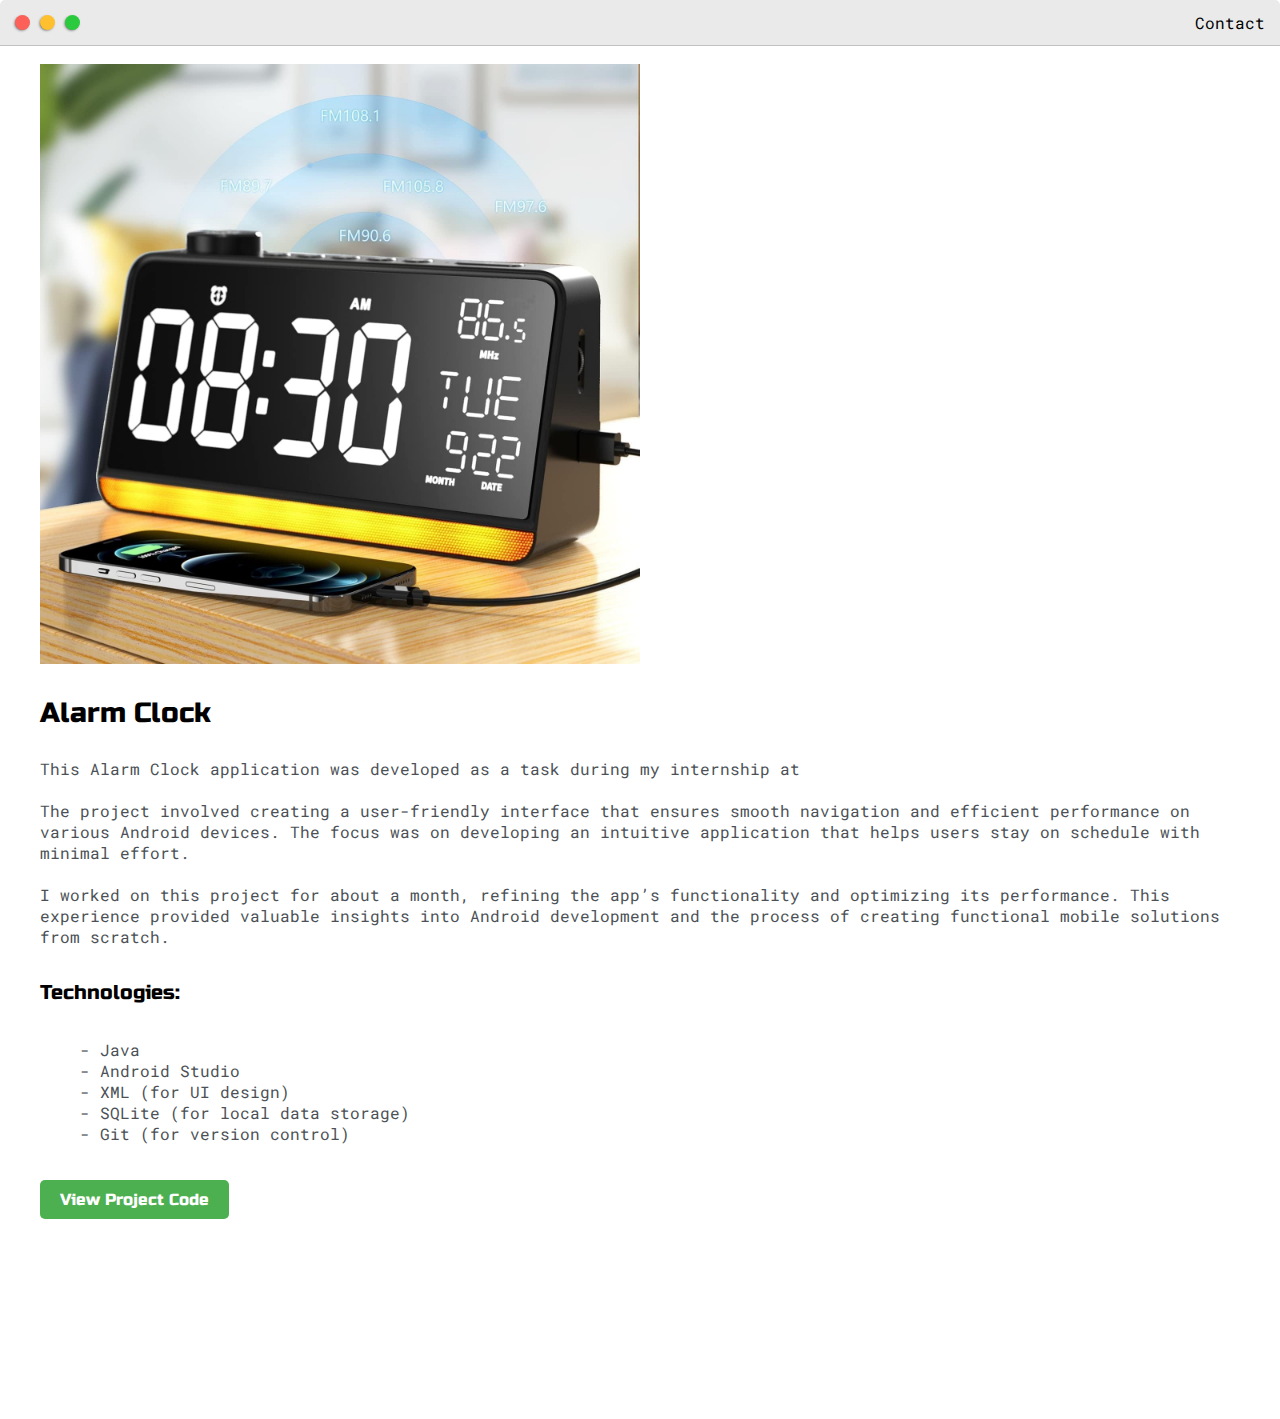
<file: projects/Alarm/alarmclock.html>
<!DOCTYPE html>
<html>
<head>
	<title>Alarm</title>


	<meta name="viewport" content="width=device-width, initial-scale=1, maximum-scale=1, minimum-scale=1" />

	<link href="https://fonts.googleapis.com/css2?family=Russo+One&display=swap" rel="stylesheet">

	<link href="https://fonts.googleapis.com/css2?family=Roboto+Mono:wght@500&display=swap" rel="stylesheet">

	<link rel="stylesheet" type="text/css" href="css/default.css">

	<style type="text/css">
		.img-container{
			max-width: 600px;
		}

		img{
			width: 100%
		}

	</style>

</head>
<body>
	<div class="nav-wrapper">

		
			<div class="dots-wrapper">
				<div id="dot-1" class="browser-dot"></div>
				<div id="dot-2" class="browser-dot"></div>
				<div id="dot-3" class="browser-dot"></div>
			</div>
		</a>

		<ul id="navigation">
			<li><a href="/index.html#contact">Contact</a></li>

		</ul>
	</div>

	<div class="main-container">
		<br>

		<div class="img-container">
			<img src="images/alarm.jpg">
		</div>
		
		<h3>Alarm Clock</h3>

		<p>This Alarm Clock application was developed as a task during my internship at 	
			<br> <br> 
			The project involved creating a user-friendly interface that ensures smooth navigation and efficient performance on various Android devices. The focus was on developing an intuitive application that helps users stay on schedule with minimal effort.
			<br> <br> 
			I worked on this project for about a month, refining the app’s functionality and optimizing its performance. This experience provided valuable insights into Android development and the process of creating functional mobile solutions from scratch. 
		</p>
		<h5>Technologies:</h5> 
		<ul> 
			<li>- Java</li> 
			<li>- Android Studio</li> 
			<li>- XML (for UI design)</li> 
			<li>- SQLite (for local data storage)</li> 
			<li>- Git (for version control)</li> 
		</ul>
		
		<a href="https://github.com/farmansunasara/Cognorise-InfoTech/tree/main/AlarmClock" target="_blank" class="button-link">View Project Code</a>

			<div style="margin-bottom: 200px;"></div>

	</div>

</body>
</html>
</file>
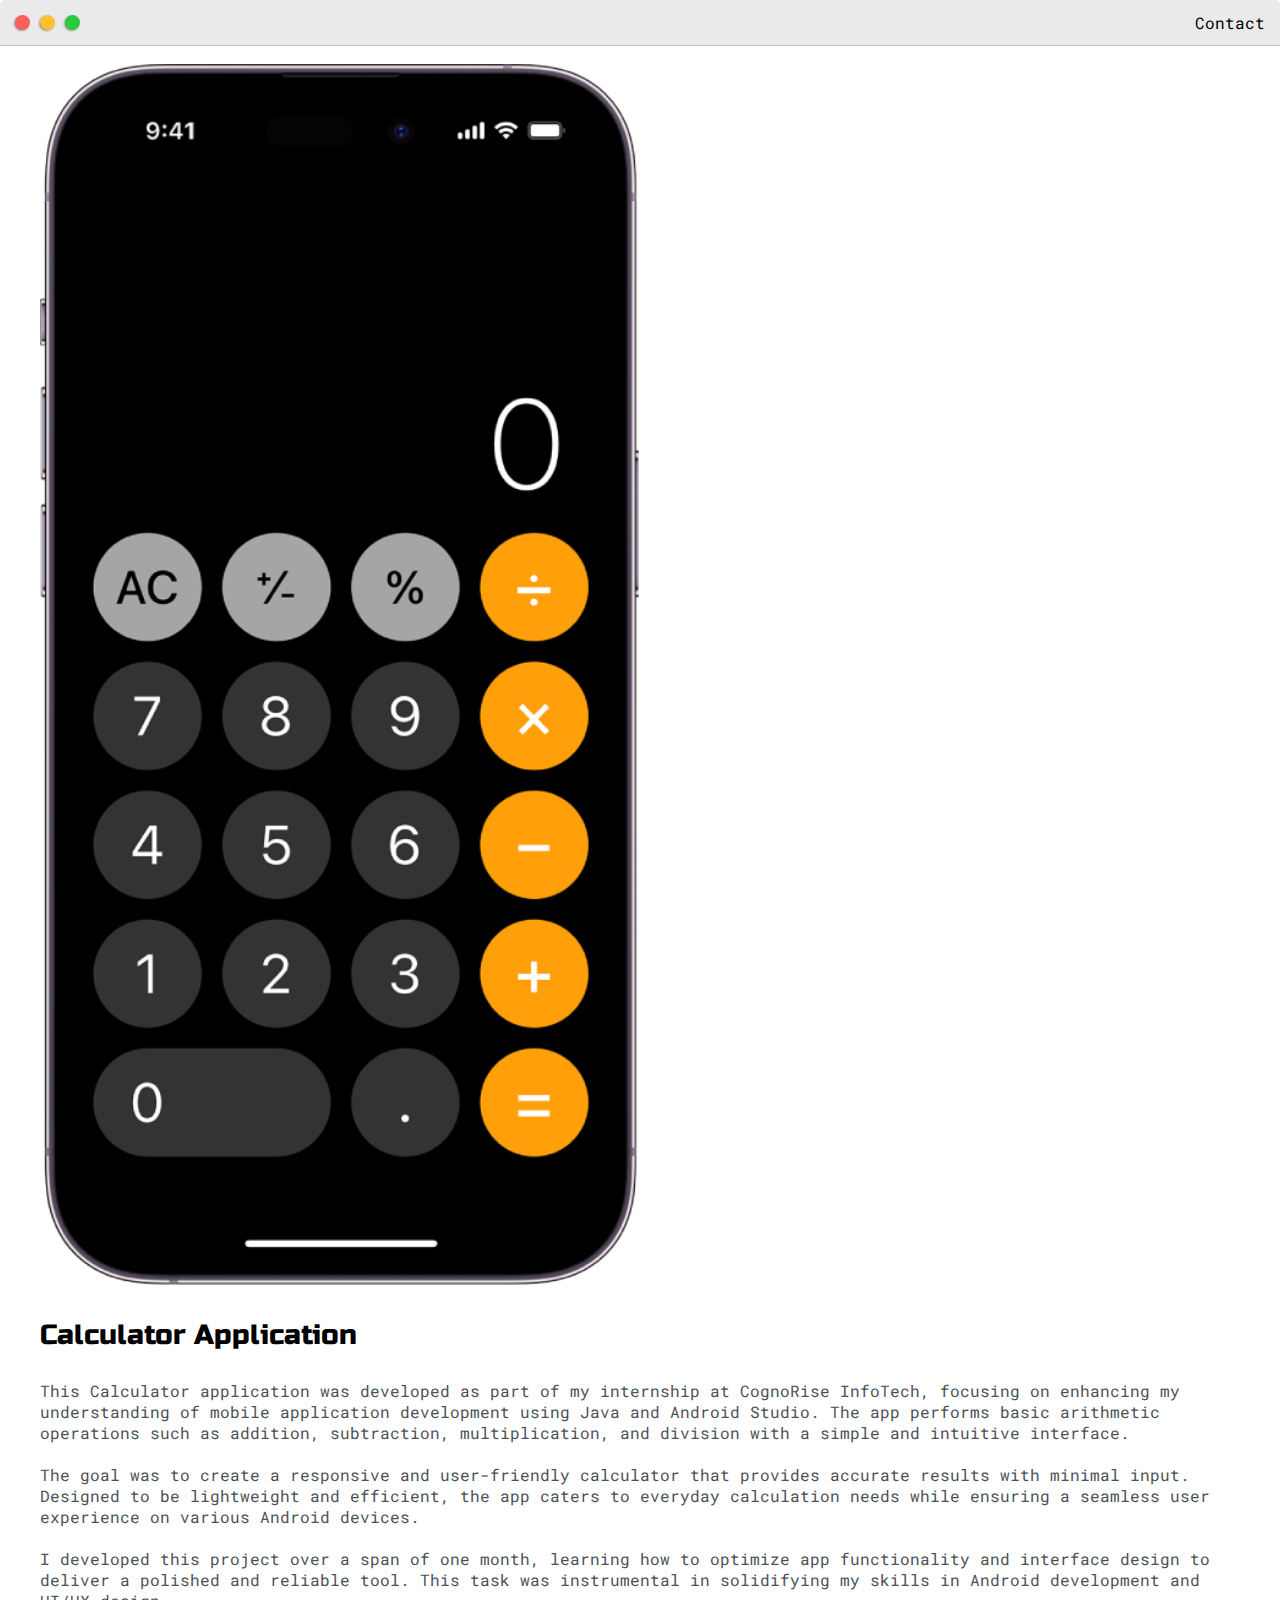
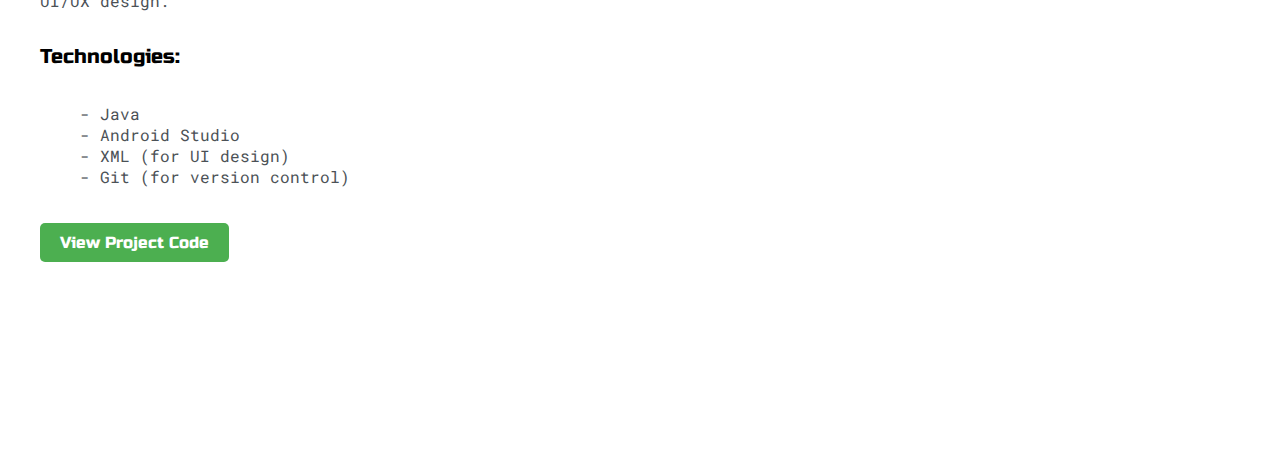
<file: projects/Calculator/calculator.html>
<!DOCTYPE html>
<html>
<head>
	<title>Calculator</title>


	<meta name="viewport" content="width=device-width, initial-scale=1, maximum-scale=1, minimum-scale=1" />

	<link href="https://fonts.googleapis.com/css2?family=Russo+One&display=swap" rel="stylesheet">

	<link href="https://fonts.googleapis.com/css2?family=Roboto+Mono:wght@500&display=swap" rel="stylesheet">

	<link rel="stylesheet" type="text/css" href="css/default.css">


	<style type="text/css">
		.img-container{
			max-width: 600px;
		}

		img{
			width: 100%
		}

	</style>

</head>
<body>
	<div class="nav-wrapper">

		
			<div class="dots-wrapper">
				<div id="dot-1" class="browser-dot"></div>
				<div id="dot-2" class="browser-dot"></div>
				<div id="dot-3" class="browser-dot"></div>
			</div>
		</a>

		<ul id="navigation">
			<li><a href="/index.html#contact">Contact</a></li>

		</ul>
	</div>

	<div class="main-container">
		<br>

		<div class="img-container">
			<img src="images/calculator.png">
		</div>
		
		<h3>Calculator Application</h3>

		<p>This Calculator application was developed as part of my internship at CognoRise InfoTech, focusing on enhancing my understanding of mobile application development using Java and Android Studio. The app performs basic arithmetic operations such as addition, subtraction, multiplication, and division with a simple and intuitive interface. 
		<br> <br> 
		The goal was to create a responsive and user-friendly calculator that provides accurate results with minimal input. Designed to be lightweight and efficient, the app caters to everyday calculation needs while ensuring a seamless user experience on various Android devices. 
		<br> <br> 
		I developed this project over a span of one month, learning how to optimize app functionality and interface design to deliver a polished and reliable tool. This task was instrumental in solidifying my skills in Android development and UI/UX design. 
	</p> 

		<h5>Technologies:</h5> 
		<ul> 
			<li>- Java</li> 
			<li>- Android Studio</li> 
			<li>- XML (for UI design)</li> 
			<li>- Git (for version control)</li> 
		</ul>


		<a href="https://github.com/farmansunasara/Calculator.git" target="_blank" class="button-link">View Project Code</a>

			<div style="margin-bottom: 200px;"></div>
	</div>	



</body>
</html>
</file>
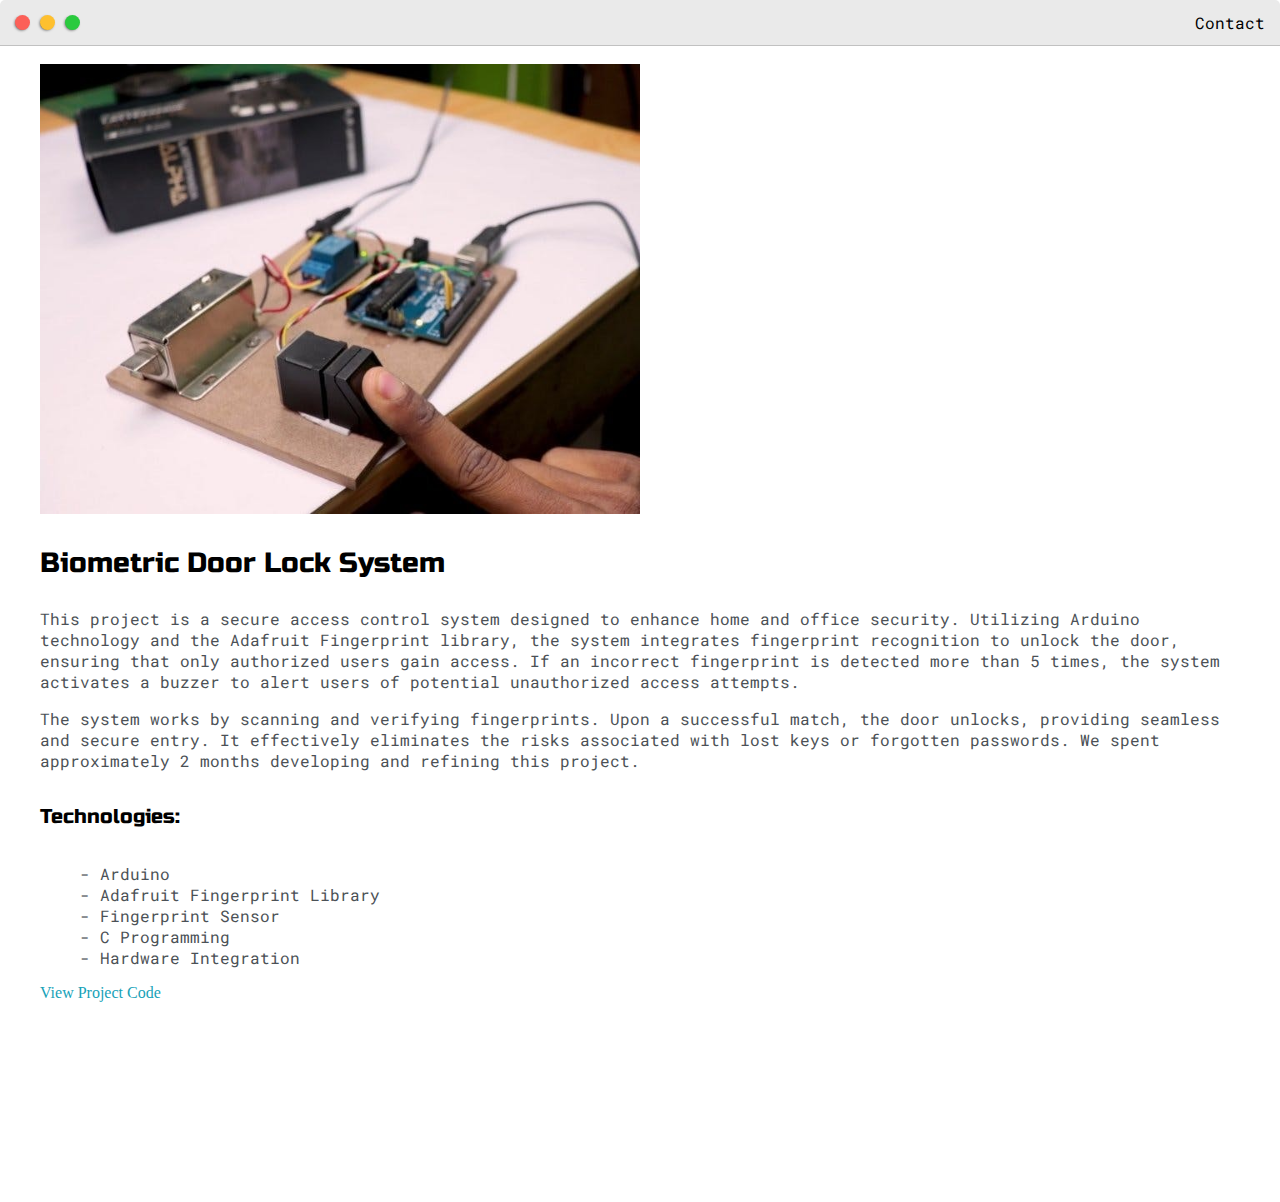
<file: projects/Doorlock/doorlock.html>
<!DOCTYPE html>
<html>
<head>
	<title>Inventory Management</title>


	<meta name="viewport" content="width=device-width, initial-scale=1, maximum-scale=1, minimum-scale=1" />

	<link href="https://fonts.googleapis.com/css2?family=Russo+One&display=swap" rel="stylesheet">

	<link href="https://fonts.googleapis.com/css2?family=Roboto+Mono:wght@500&display=swap" rel="stylesheet">

	<link rel="stylesheet" type="text/css" href="css/default.css">


	<style type="text/css">
		.img-container{
			max-width: 600px;
		}

		img{
			width: 100%
		}

	</style>

</head>
<body>
	<div class="nav-wrapper">

			<div class="dots-wrapper">
				<div id="dot-1" class="browser-dot"></div>
				<div id="dot-2" class="browser-dot"></div>
				<div id="dot-3" class="browser-dot"></div>
			</div>
		</a>

		<ul id="navigation">
			<li><a href="/index.html#contact">Contact</a></li>

		</ul>
	</div>

	<div class="main-container">
		<br>

		<div class="img-container">
			<img src="images/doorlock.jpeg">
		</div>
		<h3>Biometric Door Lock System</h3> 
		<p>This project is a secure access control system designed to enhance home and office security. Utilizing Arduino technology and the Adafruit Fingerprint library, the system integrates fingerprint recognition to unlock the door, ensuring that only authorized users gain access. If an incorrect fingerprint is detected more than 5 times, the system activates a buzzer to alert users of potential unauthorized access attempts.</p> 
		<p>The system works by scanning and verifying fingerprints. Upon a successful match, the door unlocks, providing seamless and secure entry. It effectively eliminates the risks associated with lost keys or forgotten passwords. We spent approximately 2 months developing and refining this project.</p> 
		<h5>Technologies:</h5>
		 <ul> 
			<li>- Arduino</li> 
			<li>- Adafruit Fingerprint Library</li>
			 <li>- Fingerprint Sensor</li> 
			 <li>- C Programming</li> 
			 <li>- Hardware Integration</li> 
			</ul>
			<a href="https://github.com/yourusername/todo-list-project" target="_blank" class="button-link">View Project Code</a>

			<div style="margin-bottom: 200px;"></div>
	</div>

</body>
</html>
</file>
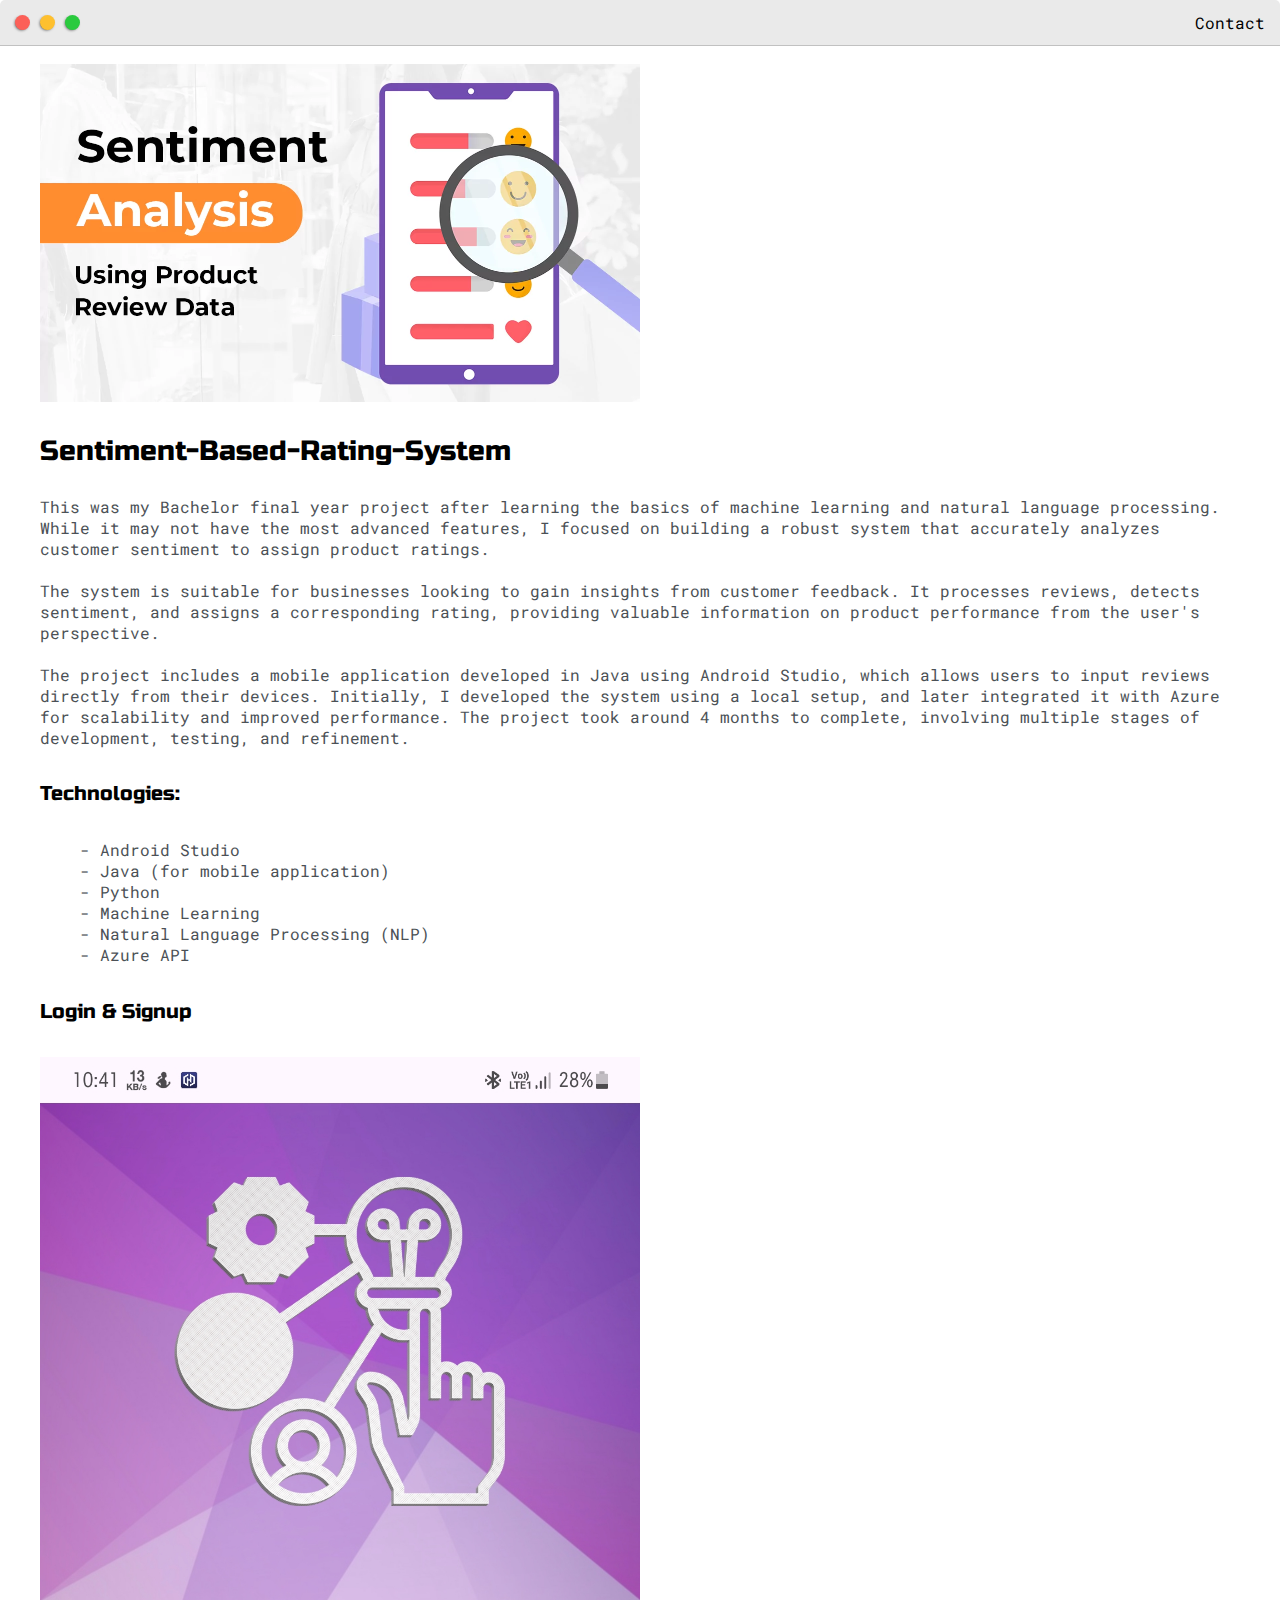
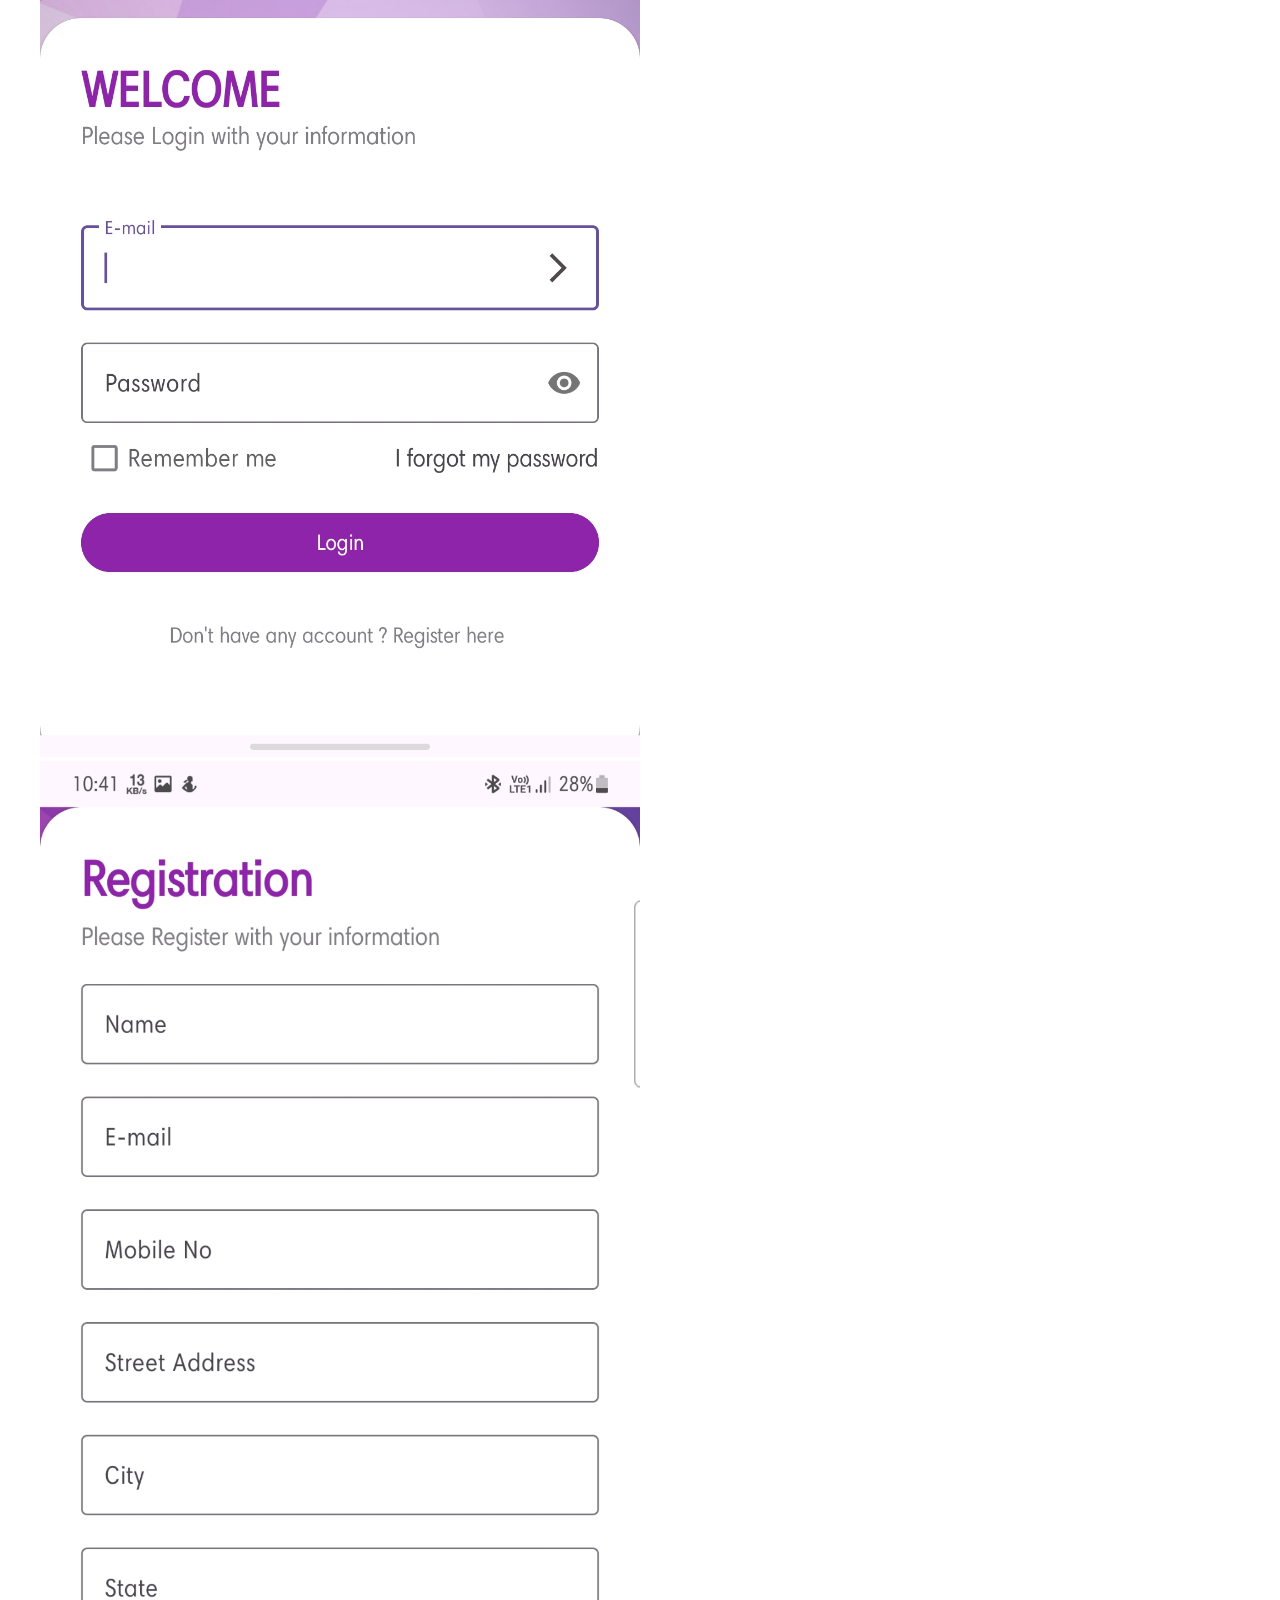
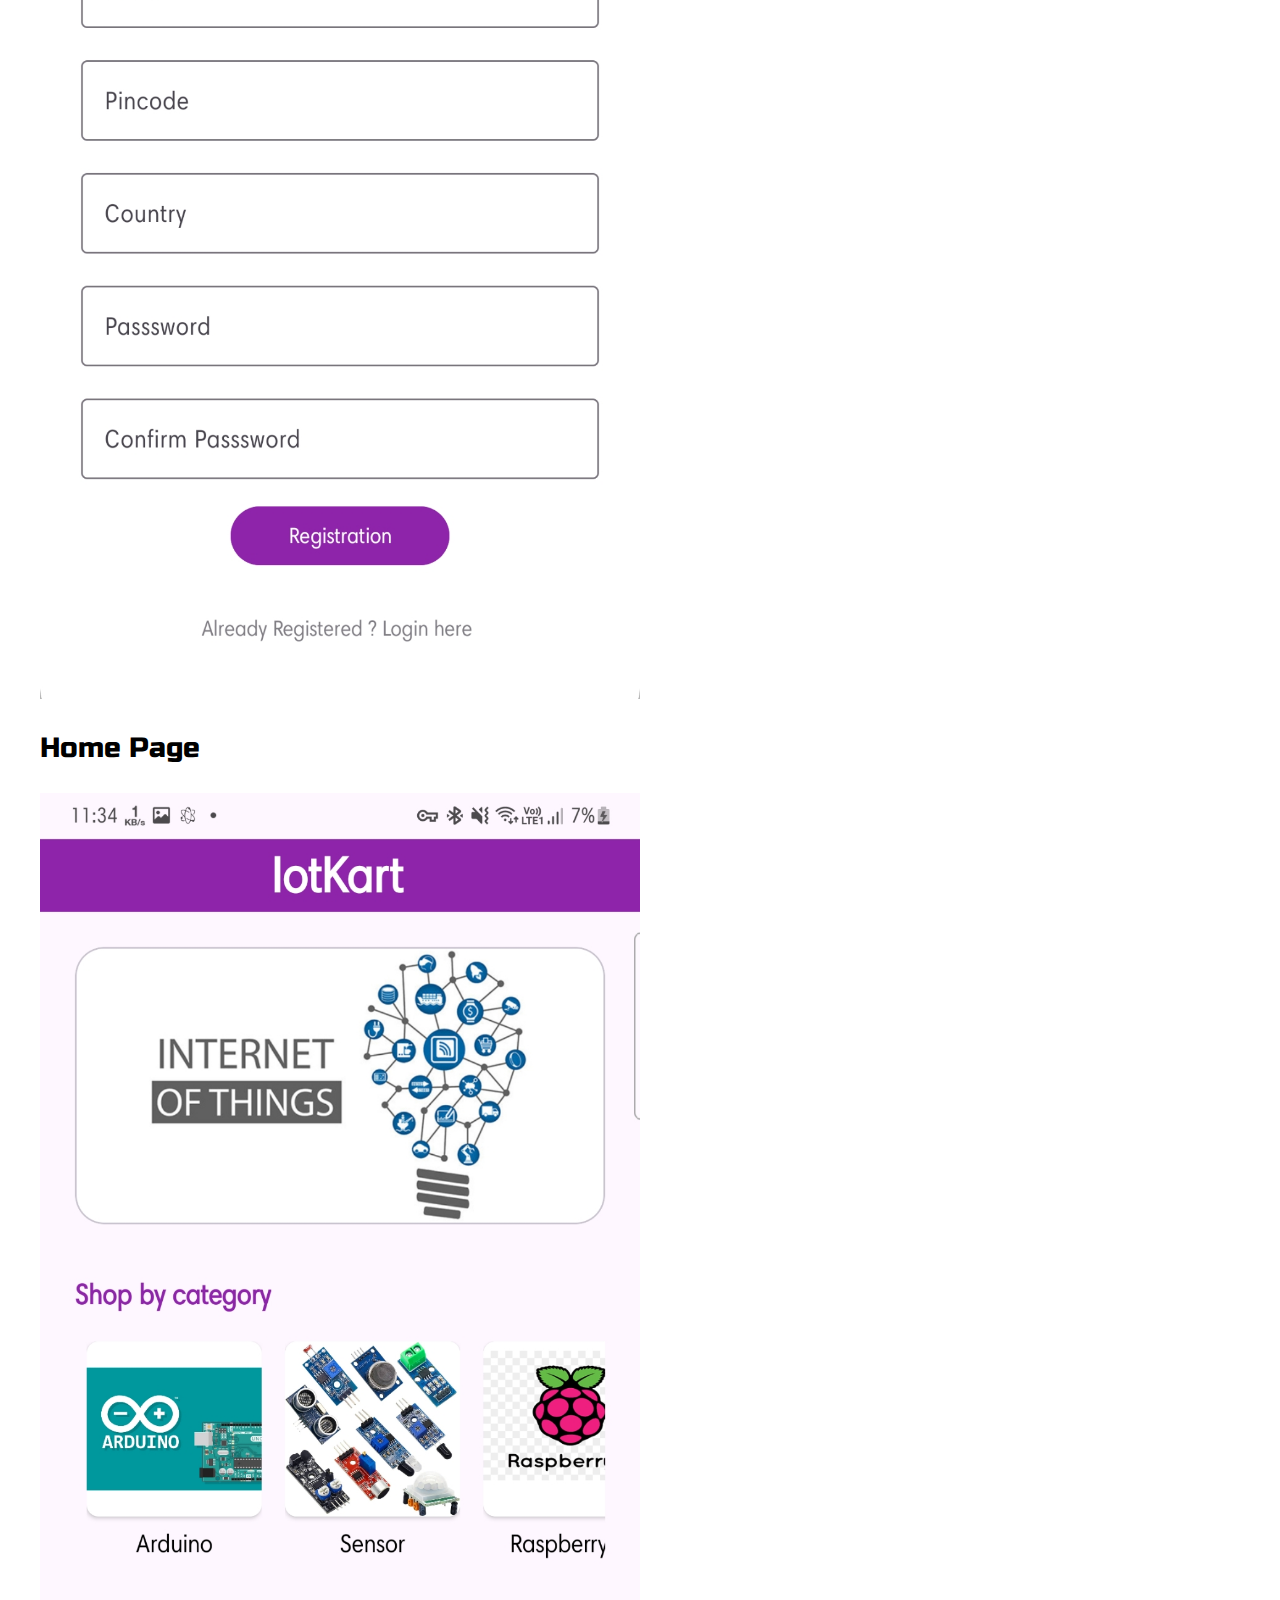
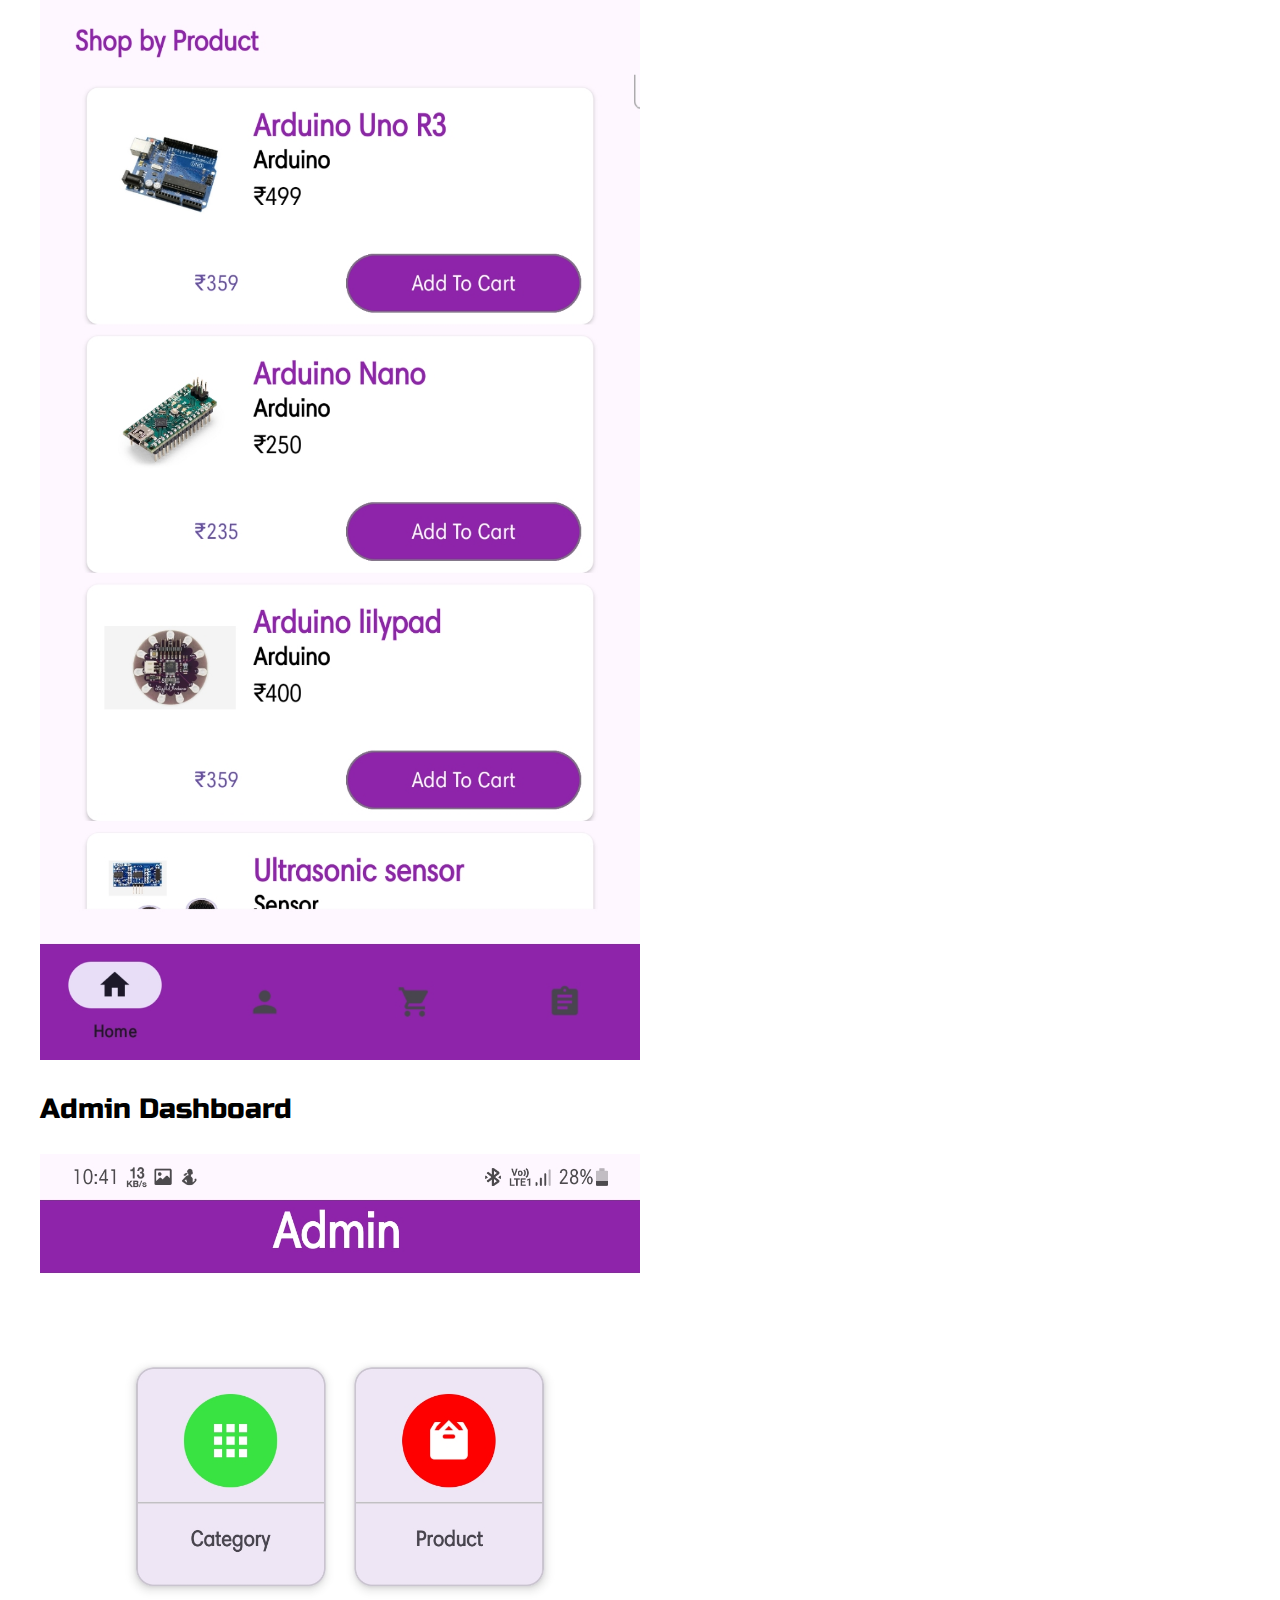
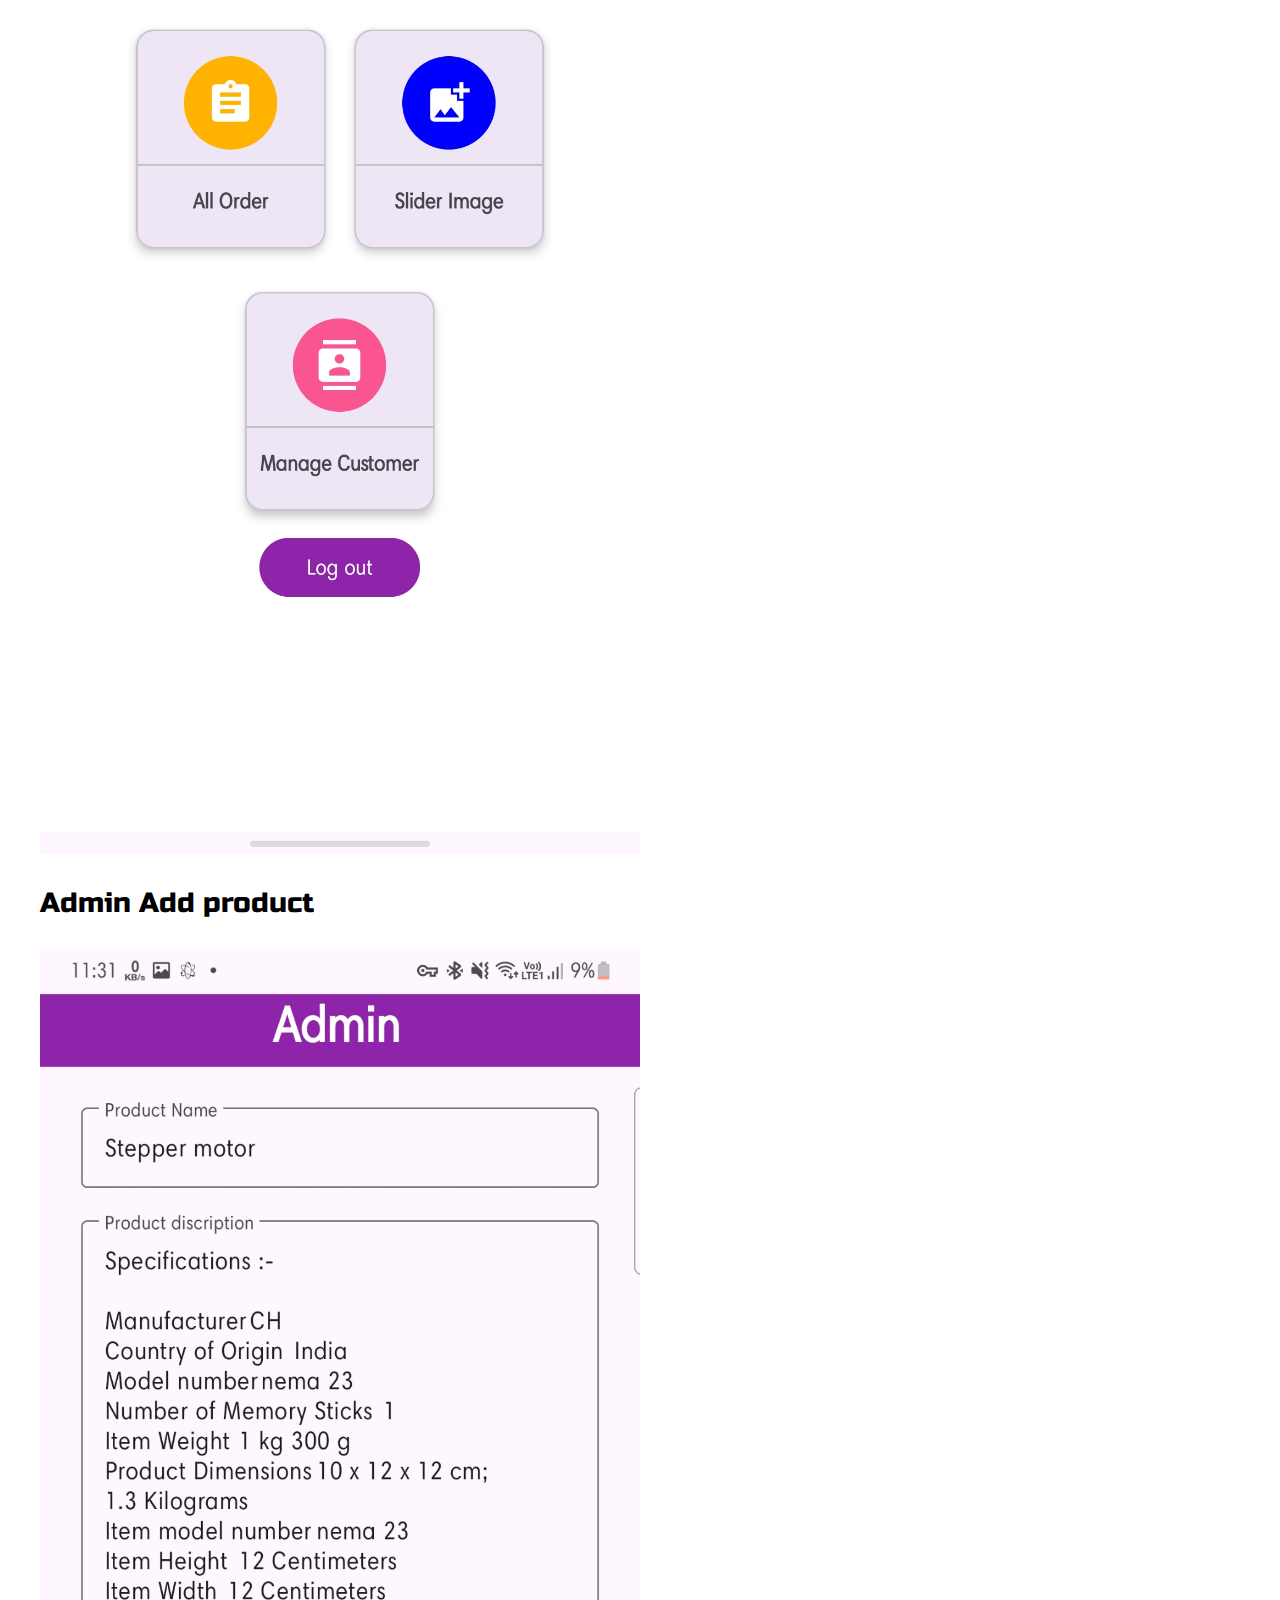
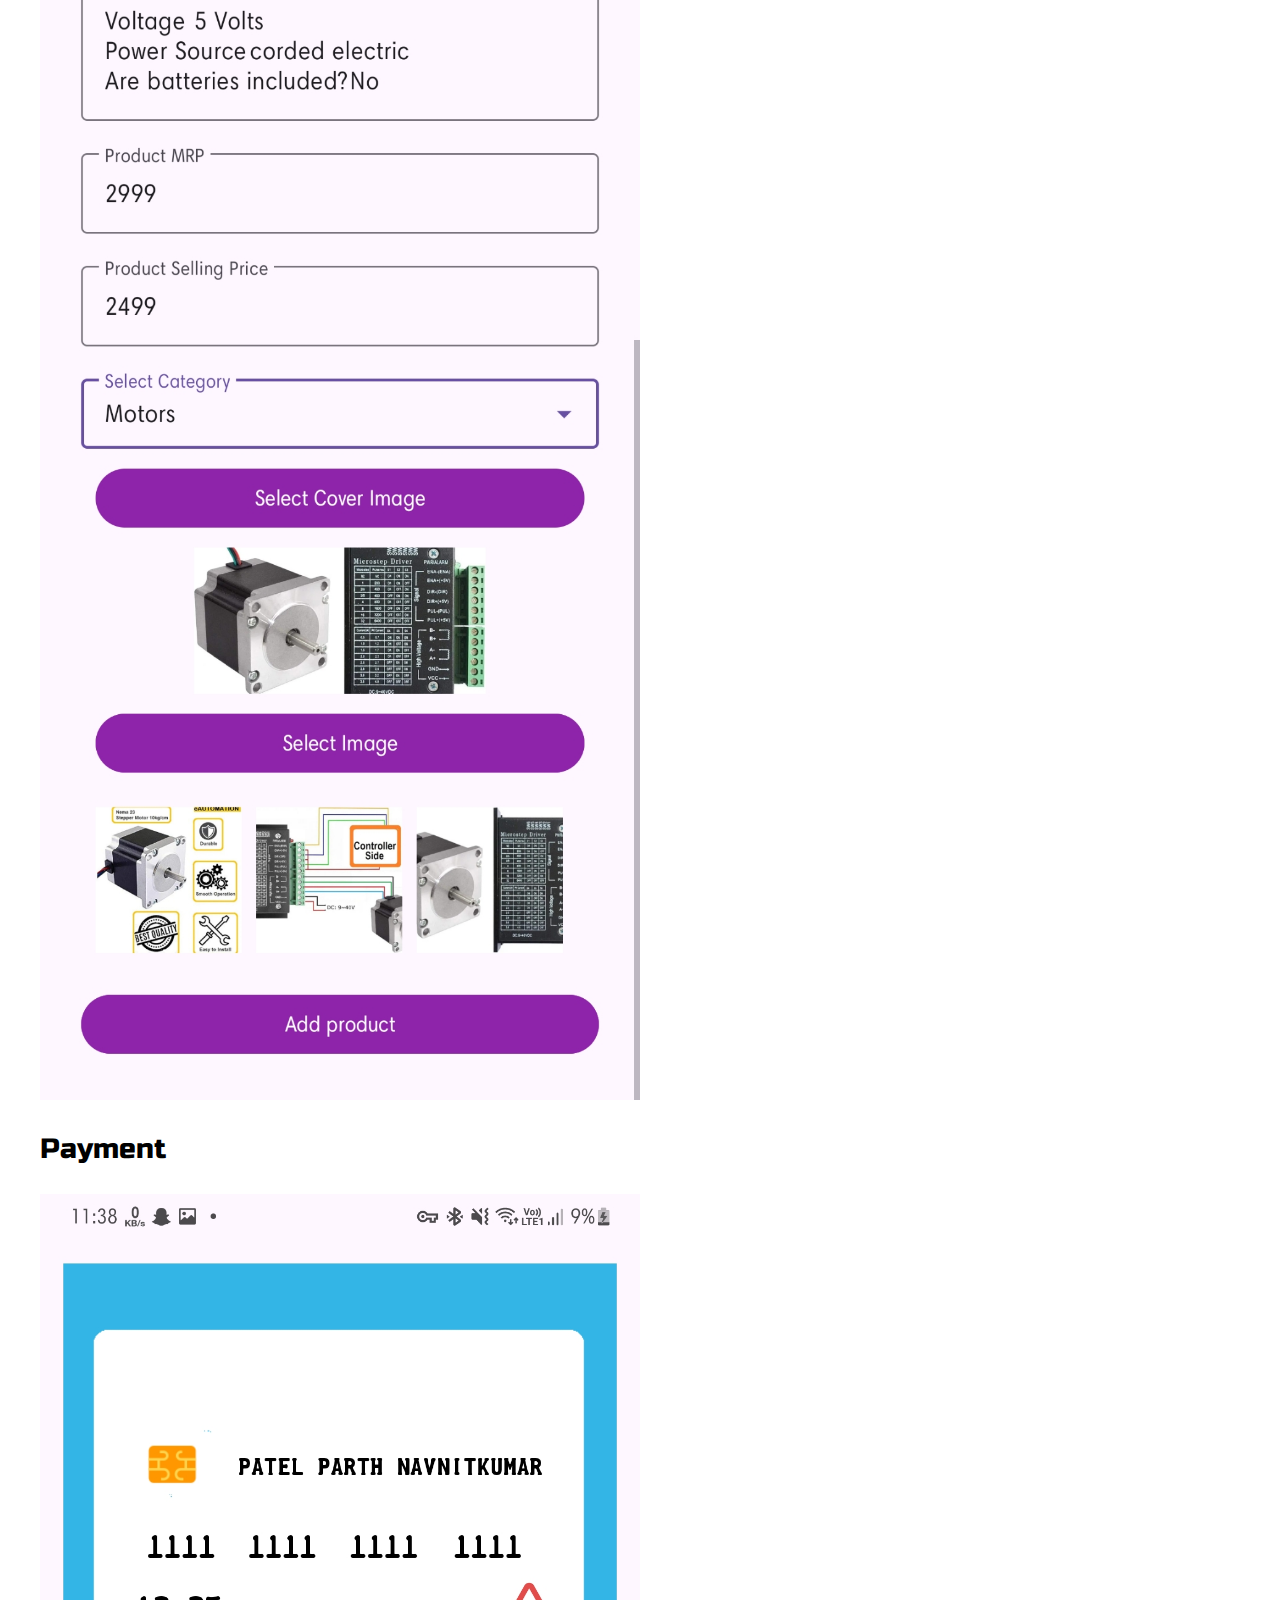
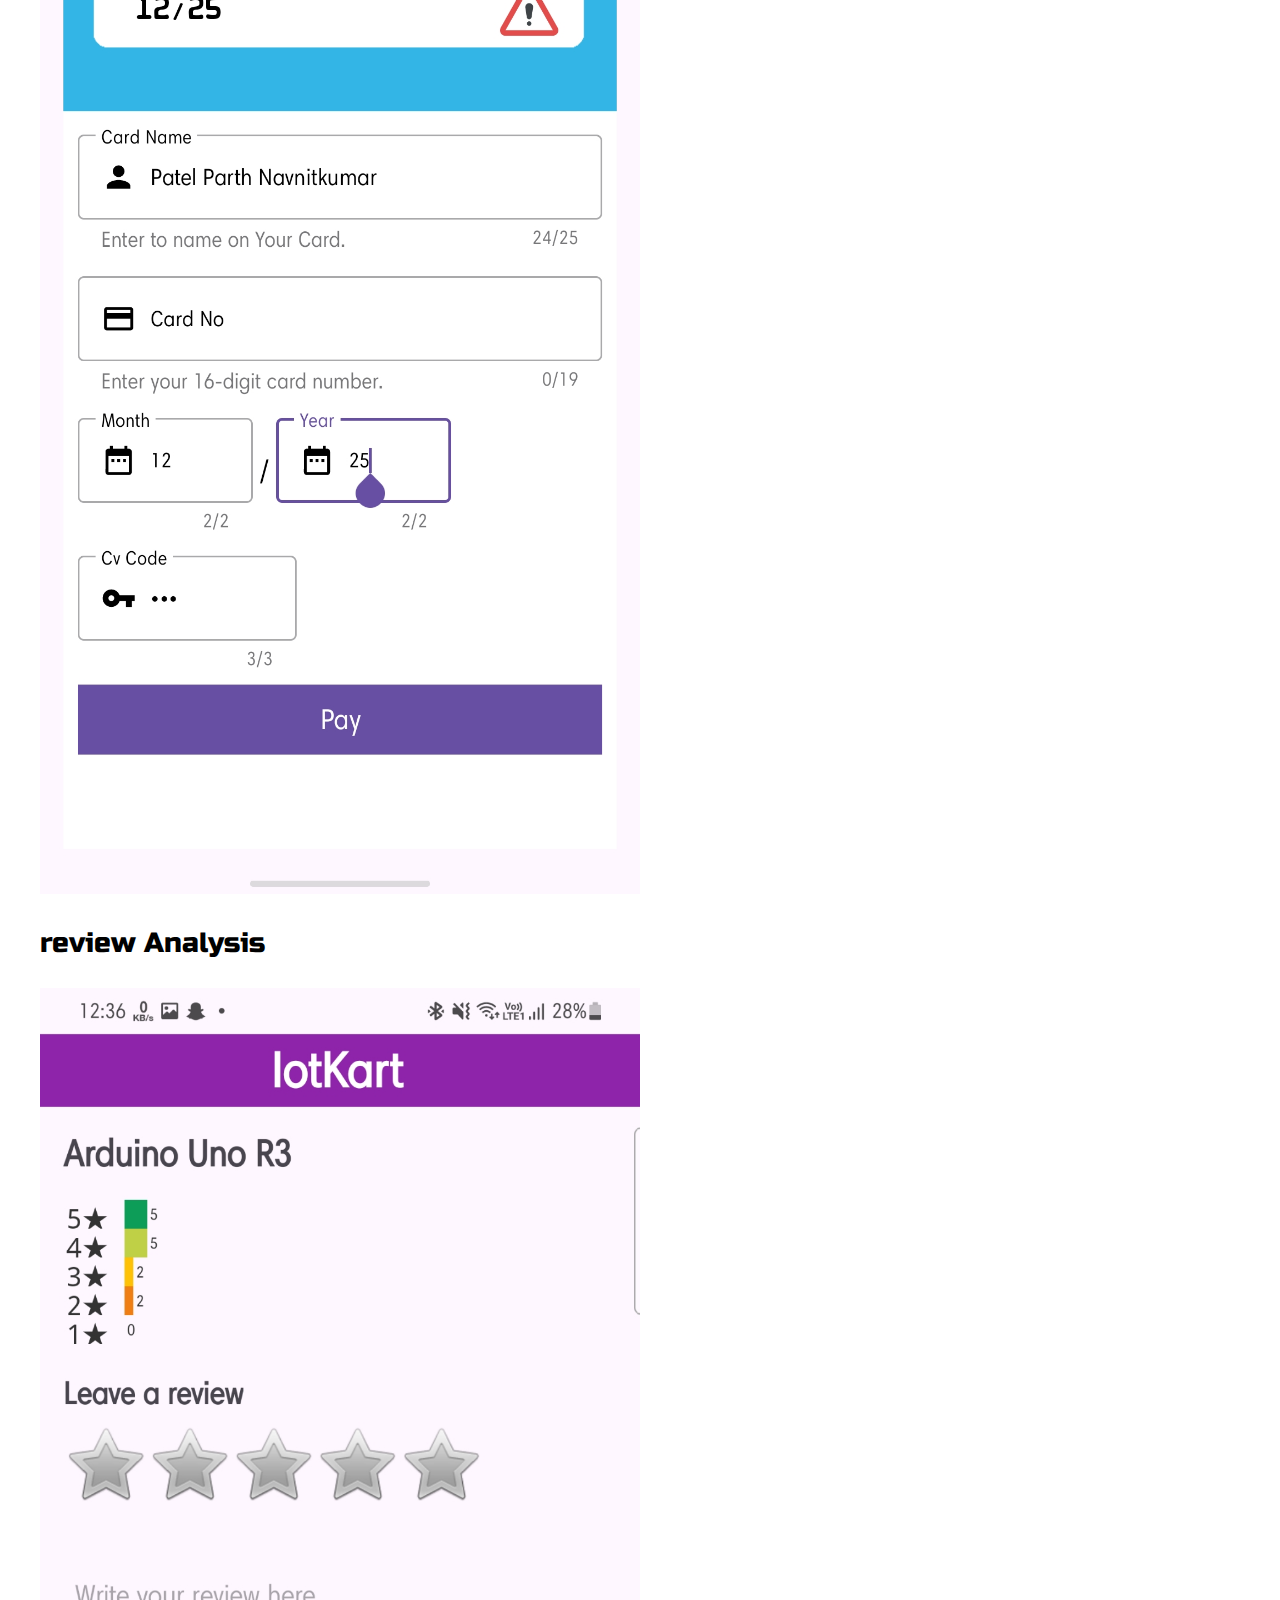
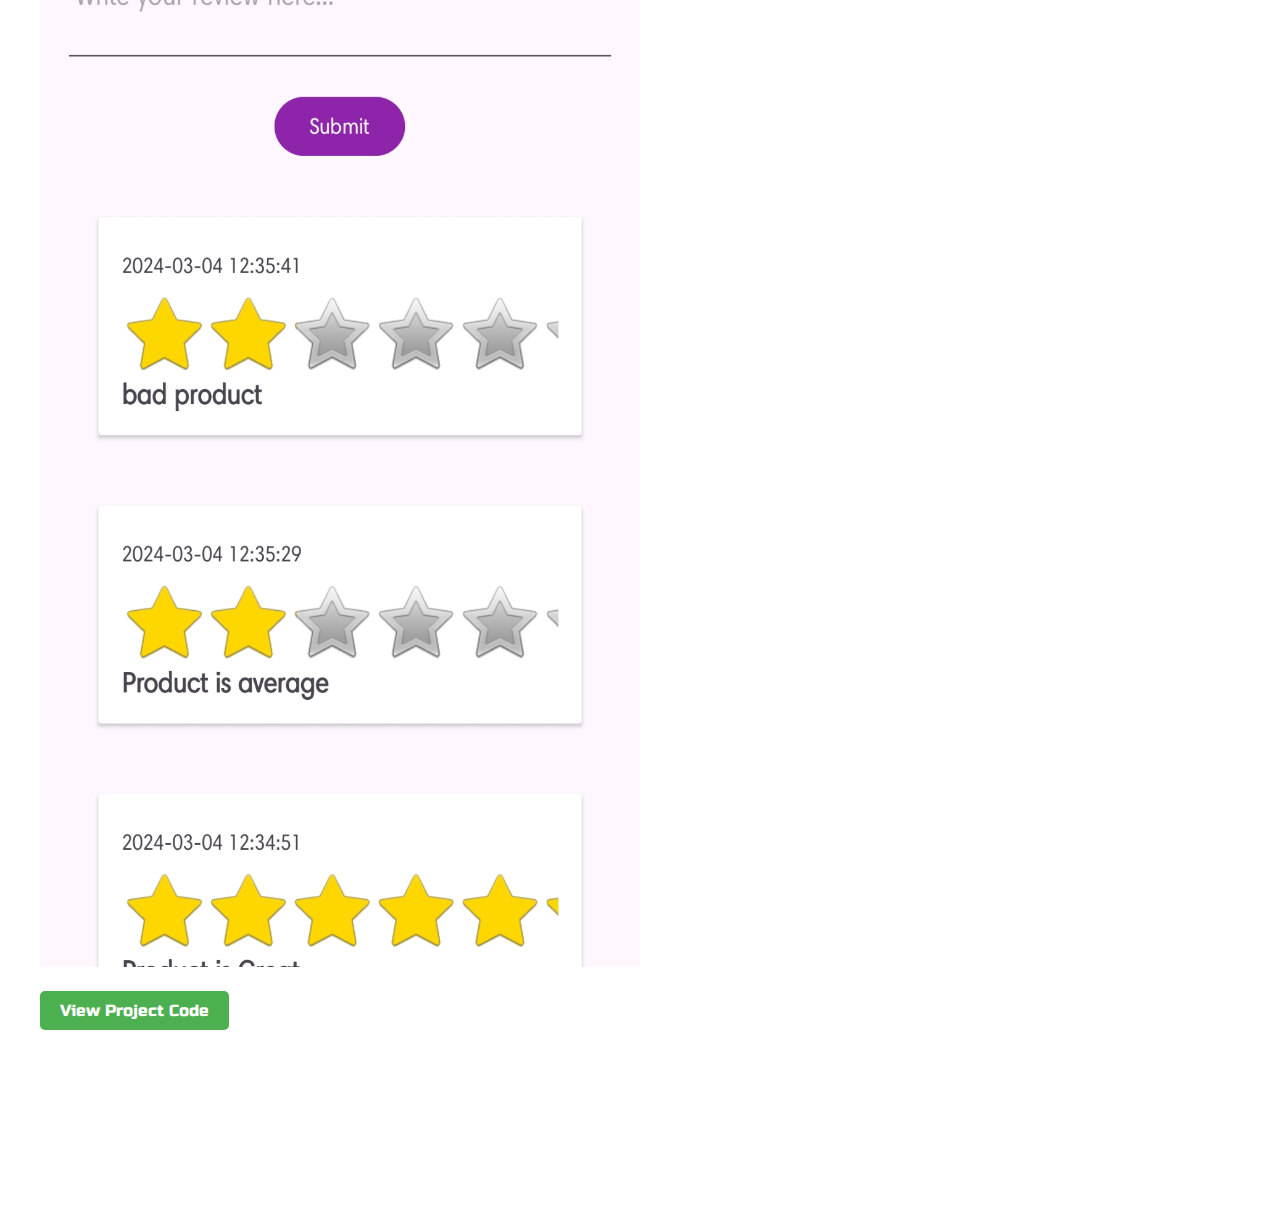
<file: projects/sentiment/reviewBasedRating.html>
<!DOCTYPE html>
<html>
<head>
	<title>Review Based Rating System</title>


	<meta name="viewport" content="width=device-width, initial-scale=1, maximum-scale=1, minimum-scale=1" />

	<link href="https://fonts.googleapis.com/css2?family=Russo+One&display=swap" rel="stylesheet">

	<link href="https://fonts.googleapis.com/css2?family=Roboto+Mono:wght@500&display=swap" rel="stylesheet">

	<link rel="stylesheet" type="text/css" href="css/default.css">


	<style type="text/css">
		.img-container{
			max-width: 600px;
		}

		img{
			width: 100%
		}

	</style>

</head>
<body>
	<div class="nav-wrapper">

		
			<div class="dots-wrapper">
				<div id="dot-1" class="browser-dot"></div>
				<div id="dot-2" class="browser-dot"></div>
				<div id="dot-3" class="browser-dot"></div>
			</div>
		</a>

		<ul id="navigation">
			<li><a href="/index.html#contact">Contact</a></li>

		</ul>
	</div>

	<div class="main-container">
		<br>

		<div class="img-container">
			<img src="images/sentiment-analysis.webp">
		</div>
		
		<h3>Sentiment-Based-Rating-System</h3>

		<p>This was my Bachelor final year project after learning the basics of machine learning and natural language processing. While it may not have the most advanced features, I focused on building a robust system that accurately analyzes customer sentiment to assign product ratings.
			 <br> 
			 <br> 
		   The system is suitable for businesses looking to gain insights from customer feedback. It processes reviews, detects sentiment, and assigns a corresponding rating, providing valuable information on product performance from the user's perspective. <br> 
		   <br> 
		   The project includes a mobile application developed in Java using Android Studio, which allows users to input reviews directly from their devices. Initially, I developed the system using a local setup, and later integrated it with Azure for scalability and improved performance. The project took around 4 months to complete, involving multiple stages of development, testing, and refinement. </p> 
		   <h5>Technologies:</h5>
		    <ul>
				<li>- Android Studio</li> 
				<li>- Java (for mobile application)</li> 
				<li>- Python</li>
				<li>- Machine Learning</li>
				<li>- Natural Language Processing (NLP)</li> 
				<li>- Azure API</li> 			
			</ul>


		<h5>Login & Signup</h5>
		<div class="img-container">
			<img src="images/login.jpg">
            <img src="images/registration.jpg">
		</div>

		<h3>Home Page</h3>
		<div class="img-container">
			<img src="images/homepage.jpg">
		</div>

		<h3> Admin Dashboard</h3>
		<div class="img-container">
			<img src="images/adminpanel.jpg">
		</div>

		<h3>Admin Add product</h3>
		<div class="img-container">
			<img src="images/addproduct.jpg">
		</div>
		<h3>Payment</h3>
		<div class="img-container">
			<img src="images/payment.jpg">
		</div>
		<h3>review Analysis</h3>
		<div class="img-container">
			<img src="images/review.jpg">
		</div>

		<a href="https://github.com/farmansunasara/Sentiment-Based-Rating-System.git" target="_blank" class="button-link">View Project Code</a>

			<div style="margin-bottom: 200px;"></div>
	</div>

</body>
</html>
</file>
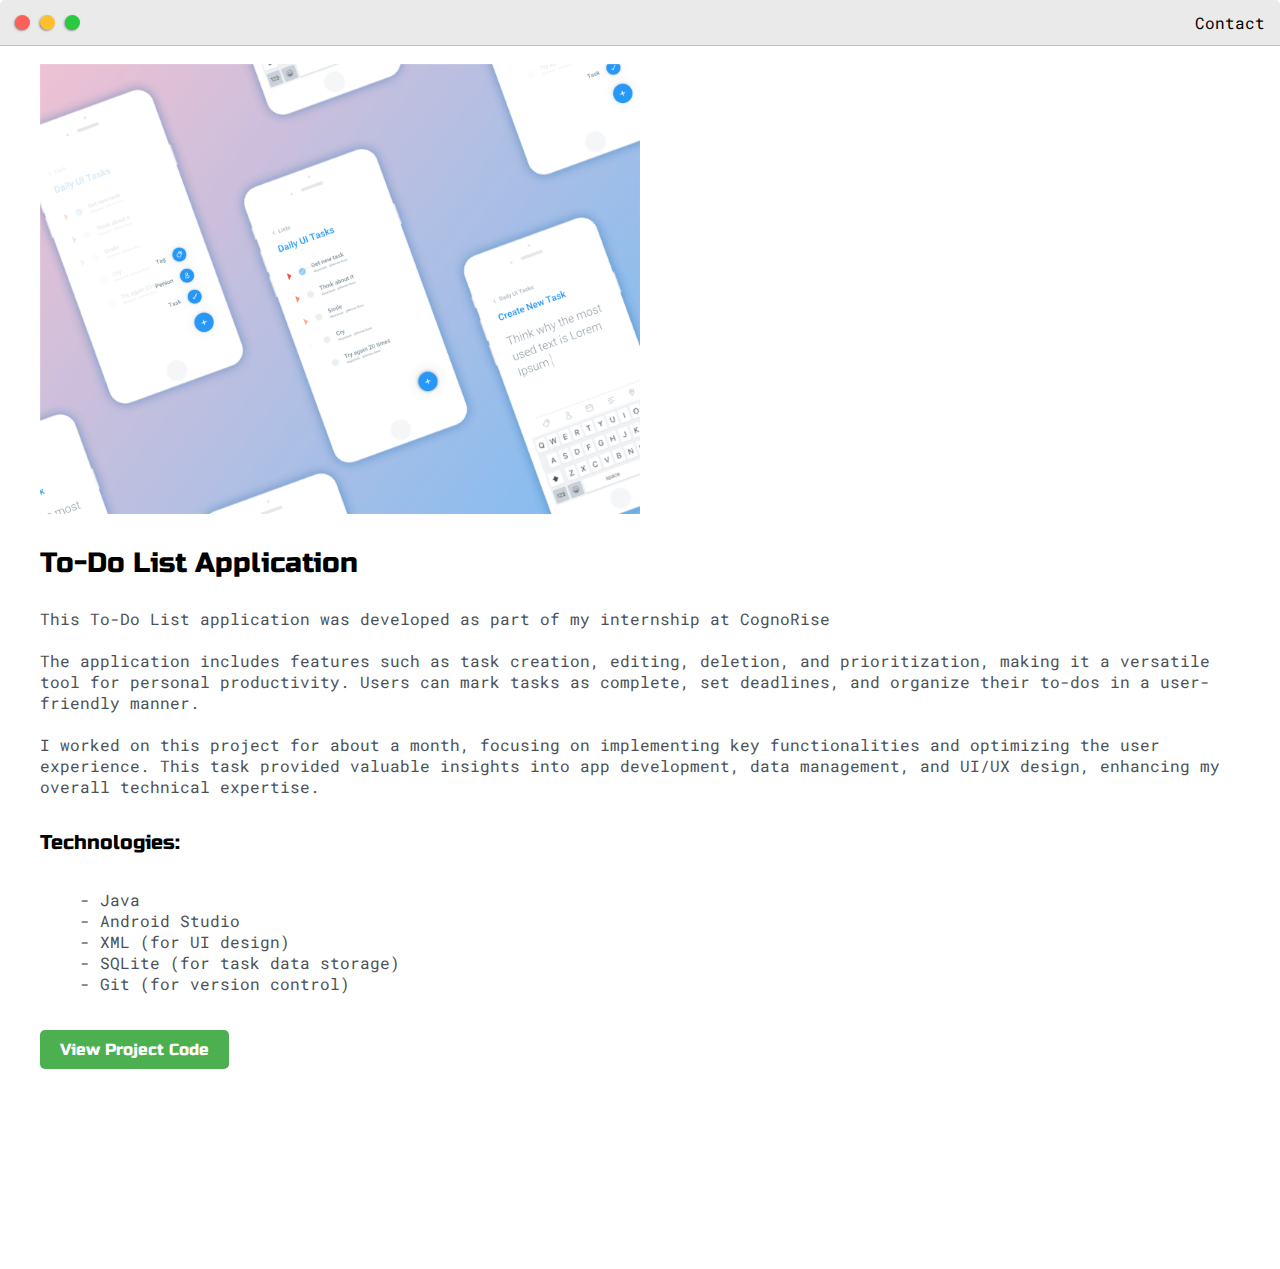
<file: projects/Todolist/todolist.html>
<!DOCTYPE html>
<html>
<head>
	<title>todo list</title>

	<meta name="viewport" content="width=device-width, initial-scale=1, maximum-scale=1, minimum-scale=1" />

	<link href="https://fonts.googleapis.com/css2?family=Russo+One&display=swap" rel="stylesheet">

	<link href="https://fonts.googleapis.com/css2?family=Roboto+Mono:wght@500&display=swap" rel="stylesheet">

	<link rel="stylesheet" type="text/css" href="css/default.css">

	<style type="text/css">
		.img-container{
			max-width: 600px;
		}

		img{
			width: 100%
		}
		

	</style>

</head>
<body>
	<div class="nav-wrapper">

		
			<div class="dots-wrapper">
				<div id="dot-1" class="browser-dot"></div>
				<div id="dot-2" class="browser-dot"></div>
				<div id="dot-3" class="browser-dot"></div>
			</div>
		</a>

		<ul id="navigation">
			<li><a href="/index.html#contact">Contact</a></li>

		</ul>
	</div>

	<div class="main-container">
		<br>

		<div class="img-container">
			<img src="images/todo-list.png">
		</div>
		
		<h3>To-Do List Application</h3>

			<p>This To-Do List application was developed as part of my internship at CognoRise 	
				<br> <br> 
				The application includes features such as task creation, editing, deletion, and prioritization, making it a versatile tool for personal productivity. Users can mark tasks as complete, set deadlines, and organize their to-dos in a user-friendly manner. 
				<br> <br> 
				I worked on this project for about a month, focusing on implementing key functionalities and optimizing the user experience. This task provided valuable insights into app development, data management, and UI/UX design, enhancing my overall technical expertise. 
			</p> 
			<h5>Technologies:</h5> 
			<ul> 
				<li>- Java</li> 
				<li>- Android Studio</li> 
				<li>- XML (for UI design)</li> 
				<li>- SQLite (for task data storage)</li> 
				<li>- Git (for version control)</li> 
			</ul>

			<a href="https://github.com/farmansunasara/Cognorise-InfoTech/tree/main/Todolist" target="_blank" class="button-link">View Project Code</a>

			<div style="margin-bottom: 200px;"></div>



       
	</div>
</body>
</html>
</file>
<file: projects/Alarm/css/default.css>
:root{
	--mainColor:#eaeaea;
	--secondaryColor:#fff;

	--borderColor:#c1c1c1;

	--mainText:black;
	--secondaryText:#4b5156;

	--themeDotBorder:#24292e;

	--previewBg:rgb(251, 249, 243, 0.8);
	--previewShadow:#f0ead6;


	--buttonColor:black;


}


html, body{
	padding: 0;
	margin: 0;
	scroll-behavior: smooth;
}

body *{
	transition: 0.3s;
}


h1, h2, h3, h4, h5, h6, strong{
	color: var(--mainText);
	font-family: 'Russo One', sans-serif;
	font-weight: 500;
}

p, li, span, label, input, textarea{
	color: var(--secondaryText);
	font-family: 'Roboto Mono', monospace;
}

a{
	text-decoration: none;
	color:#17a2b8;
}

ul{
	list-style: none;
}

h1 { font-size: 56px;}
h2 { font-size: 36px;}
h3 { font-size: 28px;}
h4 { font-size: 24px;}
h5 { font-size: 20px;}
h6 { font-size: 16px;}


.s1{
	background-color: var(--mainColor);
	border-bottom:1px solid var(--borderColor);
	overflow:auto;
}

.s2{
	background-color: var(--secondaryColor);
	border-bottom:1px solid var(--borderColor);
	overflow:auto;
}




.main-container{
	width: 1200px;
	margin: 0 auto;
}


.greeting-wrapper{
	display: grid;
	text-align: center;
	align-content: center;
	min-height: 10em;

}

.intro-wrapper{
	background-color: var(--secondaryColor);
	border:1px solid var(--borderColor);
	border-radius:5px 5px 0 0;


	-webkit-box-shadow: -1px 1px 3px -1px rgba(0,0,0,0.75);
	-moz-box-shadow: -1px 1px 3px -1px rgba(0,0,0,0.75);
	box-shadow: -1px 1px 3px -1px rgba(0,0,0,0.75);

	display: grid;
	grid-template-columns: 1fr 1fr;
	grid-template-areas: 
		'nav-wrapper nav-wrapper'
		'left-column right-column'
	;
}


.nav-wrapper{
	border-radius:5px 5px 0 0;
	grid-area:nav-wrapper;
	border-bottom: 1px solid var(--borderColor);
	display: flex;
	justify-content: space-between;
	align-items: center;
	background-color: var(--mainColor);
}

#navigation a{
	color:var(--mainText);
}


#navigation{
	margin:0;
	padding: 10px;
}

#navigation li{
	display: inline-block;
	margin-right: 5px;
	margin-left:5px;
}

.dots-wrapper{
	display: flex;
	padding: 10px;
}

#dot-1{
	background-color:  #FC6058;
}

#dot-2{
	background-color:  #FEC02F;
}

#dot-3{
	background-color:  #2ACA3E;
}

.browser-dot{
	background-color: black;
	height: 15px;
	width: 15px;
	border-radius: 50%;
	margin: 5px;

	-webkit-box-shadow: -1px 1px 3px -1px rgba(0,0,0,0.75);
	-moz-box-shadow: -1px 1px 3px -1px rgba(0,0,0,0.75);
	box-shadow: -1px 1px 3px -1px rgba(0,0,0,0.75);

}


.left-column{
	grid-area: left-column;
	padding-top:50px;
	padding-bottom: 50px;
}

#profile_pic{
	display: block;
	margin:0 auto;

	height: 200px;
	width: 200px;
	object-fit: cover;
	border:2px solid var(--borderColor);
}


#theme-options-wrapper{
	display: flex;
	justify-content: center;
}

.theme-dot{
	height: 30px;
	width: 30px;
	background-color: black;
	border-radius: 50%;

	margin: 5px;
	border:2px solid var(--themeDotBorder);

	-webkit-box-shadow: -1px 1px 3px -1px rgba(0,0,0,0.75);
	-moz-box-shadow: -1px 1px 3px -1px rgba(0,0,0,0.75);
	box-shadow: -1px 1px 3px -1px rgba(0,0,0,0.75);

	cursor: pointer;
}


.theme-dot:hover{
	border-width: 5px;
}


#light-mode{
	background-color: #fff;
}

#blue-mode{
	background-color: #192734;
}

#green-mode{
	background-color: #78866b;
}

#purple-mode{
	background-color: #7E4C74;
}

#settings-note{
	font-size: 12px;
	font-style: italic;
	text-align: center;
}

.right-column{
	grid-area: right-column;
	display: grid;
	align-content: center;

	padding-top: 50px;
	padding-bottom: 50px;
}


#preview-shadow{
	background-color: var(--previewShadow);
	max-width: 300px;
	height: 180px;
	padding-left: 30px;
	padding-top: 30px;
}

#preview{
	width: 300px;
	border:1.5px solid #17a2b8;
	background-color: var(--previewBg);
	padding:15px;
	position: relative;
}

.corner{
	width:7px;
	height: 7px;
	border-radius: 50%;
	border:1.5px solid #17a2b8;
	background-color: #fff;
	position: absolute;
}

#corner-tl{
	top:-5px;
	left: -5px
}

#corner-tr{
	top:-5px;
	right: -5px
}


#corner-br{
	bottom:-5px;
	right: -5px
}


#corner-bl{
	bottom:-5px;
	left: -5px
}

.about-wrapper{
	display: grid;
	grid-template-columns: repeat(auto-fit, minmax(320px, 1fr));
	padding-bottom: 50px;
	padding-top: 50px;
	gap:100px;
}


#skills{
	display: flex;
	justify-content: space-evenly;
	background-color: var(--previewShadow);
}

.social-links{
	display: grid;
	align-content: center;
	text-align: center;
}

#social_img{
	width: 100%;
}


.post-wrapper{
	display: grid;
	grid-template-columns: repeat(auto-fit, 320px);
	gap:20px;
	justify-content: center;
	padding-bottom: 50px;
}

.post{
	border:1px solid var(--borderColor);
	-webkit-box-shadow: -2px 7px 21px -9px rgba(0,0,0,0.75);
	-moz-box-shadow: -2px 7px 21px -9px rgba(0,0,0,0.75);
	box-shadow: -2px 7px 21px -9px rgba(0,0,0,0.75);
}

.thumbnail{
	display: block;
	width: 100%;
	height:180px;
	object-fit: cover;
}

.post-preview{
	background-color: #fff;
	padding:15px;
}

.post-title{
	color:black;
	margin: 0;
}

.post-intro{
	color:#4b5156;
	font-size: 14px;
}


#contact-form{
	display: block;
	max-width: 600px;
	margin: 0 auto;
	border: 1px solid var(--borderColor);
	padding: 15px;
	border-radius: 5px;
	background-color: var(--mainColor);
	margin-bottom: 50px;

}

#contact-form label{
	line-height: 2.7em;
}

#contact-form textarea{
	min-height: 100px;
	font-size: 14px;
}


.input-field{
	width: 100%;
	padding-top: 10px;
	padding-bottom:10px; 
	background-color: var(--secondaryColor);
	border-radius: 5px;
	border:1px solid var(--borderColor);
	font-size: 14px;
}


#submit-btn{
	margin-top: 10px;
	width: 100%;
	padding-top: 10px;
	padding-bottom:10px; 
	color: #fff;
	background-color: var(--buttonColor);
	border:none;
}


@media screen and (max-width: 1200px){
	.main-container{
		width: 95%;
	}
}

@media screen and (max-width: 800px){
	.intro-wrapper{
		grid-template-columns: 1fr;
		grid-template-areas: 
			'nav-wrapper'
			'left-column'
			'right-column'
		;
	}

	.right-column{
		justify-content: center;
	}

}

.button-link {
	display: inline-block;
	padding: 10px 20px;
	margin-top: 20px;
	background-color: #4CAF50;
	color: white;
	text-decoration: none;
	border-radius: 5px;
	font-family: 'Russo One', sans-serif;
	transition: background-color 0.3s ease;
}

.button-link:hover {
	background-color: #45a049;
}

@media screen and (max-width: 400px){
	#preview-shadow{
		max-width: 280px;
		height: 180px;
		padding-left: 10px;
		padding-top: 10px;
	}

	#preview{
		width: 280px;

	}

}
</file>
<file: projects/Calculator/css/default.css>
:root{
	--mainColor:#eaeaea;
	--secondaryColor:#fff;

	--borderColor:#c1c1c1;

	--mainText:black;
	--secondaryText:#4b5156;

	--themeDotBorder:#24292e;

	--previewBg:rgb(251, 249, 243, 0.8);
	--previewShadow:#f0ead6;


	--buttonColor:black;


}


html, body{
	padding: 0;
	margin: 0;
	scroll-behavior: smooth;
}

body *{
	transition: 0.3s;
}


h1, h2, h3, h4, h5, h6, strong{
	color: var(--mainText);
	font-family: 'Russo One', sans-serif;
	font-weight: 500;
}

p, li, span, label, input, textarea{
	color: var(--secondaryText);
	font-family: 'Roboto Mono', monospace;
}

a{
	text-decoration: none;
	color:#17a2b8;
}

ul{
	list-style: none;
}

h1 { font-size: 56px;}
h2 { font-size: 36px;}
h3 { font-size: 28px;}
h4 { font-size: 24px;}
h5 { font-size: 20px;}
h6 { font-size: 16px;}


.s1{
	background-color: var(--mainColor);
	border-bottom:1px solid var(--borderColor);
	overflow:auto;
}

.s2{
	background-color: var(--secondaryColor);
	border-bottom:1px solid var(--borderColor);
	overflow:auto;
}




.main-container{
	width: 1200px;
	margin: 0 auto;
}


.greeting-wrapper{
	display: grid;
	text-align: center;
	align-content: center;
	min-height: 10em;

}

.intro-wrapper{
	background-color: var(--secondaryColor);
	border:1px solid var(--borderColor);
	border-radius:5px 5px 0 0;


	-webkit-box-shadow: -1px 1px 3px -1px rgba(0,0,0,0.75);
	-moz-box-shadow: -1px 1px 3px -1px rgba(0,0,0,0.75);
	box-shadow: -1px 1px 3px -1px rgba(0,0,0,0.75);

	display: grid;
	grid-template-columns: 1fr 1fr;
	grid-template-areas: 
		'nav-wrapper nav-wrapper'
		'left-column right-column'
	;
}


.nav-wrapper{
	border-radius:5px 5px 0 0;
	grid-area:nav-wrapper;
	border-bottom: 1px solid var(--borderColor);
	display: flex;
	justify-content: space-between;
	align-items: center;
	background-color: var(--mainColor);
}

#navigation a{
	color:var(--mainText);
}


#navigation{
	margin:0;
	padding: 10px;
}

#navigation li{
	display: inline-block;
	margin-right: 5px;
	margin-left:5px;
}

.dots-wrapper{
	display: flex;
	padding: 10px;
}

#dot-1{
	background-color:  #FC6058;
}

#dot-2{
	background-color:  #FEC02F;
}

#dot-3{
	background-color:  #2ACA3E;
}

.browser-dot{
	background-color: black;
	height: 15px;
	width: 15px;
	border-radius: 50%;
	margin: 5px;

	-webkit-box-shadow: -1px 1px 3px -1px rgba(0,0,0,0.75);
	-moz-box-shadow: -1px 1px 3px -1px rgba(0,0,0,0.75);
	box-shadow: -1px 1px 3px -1px rgba(0,0,0,0.75);

}


.left-column{
	grid-area: left-column;
	padding-top:50px;
	padding-bottom: 50px;
}

#profile_pic{
	display: block;
	margin:0 auto;

	height: 200px;
	width: 200px;
	object-fit: cover;
	border:2px solid var(--borderColor);
}


#theme-options-wrapper{
	display: flex;
	justify-content: center;
}

.theme-dot{
	height: 30px;
	width: 30px;
	background-color: black;
	border-radius: 50%;

	margin: 5px;
	border:2px solid var(--themeDotBorder);

	-webkit-box-shadow: -1px 1px 3px -1px rgba(0,0,0,0.75);
	-moz-box-shadow: -1px 1px 3px -1px rgba(0,0,0,0.75);
	box-shadow: -1px 1px 3px -1px rgba(0,0,0,0.75);

	cursor: pointer;
}


.theme-dot:hover{
	border-width: 5px;
}


#light-mode{
	background-color: #fff;
}

#blue-mode{
	background-color: #192734;
}

#green-mode{
	background-color: #78866b;
}

#purple-mode{
	background-color: #7E4C74;
}

#settings-note{
	font-size: 12px;
	font-style: italic;
	text-align: center;
}

.right-column{
	grid-area: right-column;
	display: grid;
	align-content: center;

	padding-top: 50px;
	padding-bottom: 50px;
}


#preview-shadow{
	background-color: var(--previewShadow);
	max-width: 300px;
	height: 180px;
	padding-left: 30px;
	padding-top: 30px;
}

#preview{
	width: 300px;
	border:1.5px solid #17a2b8;
	background-color: var(--previewBg);
	padding:15px;
	position: relative;
}

.corner{
	width:7px;
	height: 7px;
	border-radius: 50%;
	border:1.5px solid #17a2b8;
	background-color: #fff;
	position: absolute;
}

.button-link {
	display: inline-block;
	padding: 10px 20px;
	margin-top: 20px;
	background-color: #4CAF50;
	color: white;
	text-decoration: none;
	border-radius: 5px;
	font-family: 'Russo One', sans-serif;
	transition: background-color 0.3s ease;
}
.button-link:hover {
	background-color: #45a049;
} 

#corner-tl{
	top:-5px;
	left: -5px
}

#corner-tr{
	top:-5px;
	right: -5px
}


#corner-br{
	bottom:-5px;
	right: -5px
}


#corner-bl{
	bottom:-5px;
	left: -5px
}

.about-wrapper{
	display: grid;
	grid-template-columns: repeat(auto-fit, minmax(320px, 1fr));
	padding-bottom: 50px;
	padding-top: 50px;
	gap:100px;
}


#skills{
	display: flex;
	justify-content: space-evenly;
	background-color: var(--previewShadow);
}

.social-links{
	display: grid;
	align-content: center;
	text-align: center;
}

#social_img{
	width: 100%;
}


.post-wrapper{
	display: grid;
	grid-template-columns: repeat(auto-fit, 320px);
	gap:20px;
	justify-content: center;
	padding-bottom: 50px;
}

.post{
	border:1px solid var(--borderColor);
	-webkit-box-shadow: -2px 7px 21px -9px rgba(0,0,0,0.75);
	-moz-box-shadow: -2px 7px 21px -9px rgba(0,0,0,0.75);
	box-shadow: -2px 7px 21px -9px rgba(0,0,0,0.75);
}

.thumbnail{
	display: block;
	width: 100%;
	height:180px;
	object-fit: cover;
}

.post-preview{
	background-color: #fff;
	padding:15px;
}

.post-title{
	color:black;
	margin: 0;
}

.post-intro{
	color:#4b5156;
	font-size: 14px;
}


#contact-form{
	display: block;
	max-width: 600px;
	margin: 0 auto;
	border: 1px solid var(--borderColor);
	padding: 15px;
	border-radius: 5px;
	background-color: var(--mainColor);
	margin-bottom: 50px;

}

#contact-form label{
	line-height: 2.7em;
}

#contact-form textarea{
	min-height: 100px;
	font-size: 14px;
}


.input-field{
	width: 100%;
	padding-top: 10px;
	padding-bottom:10px; 
	background-color: var(--secondaryColor);
	border-radius: 5px;
	border:1px solid var(--borderColor);
	font-size: 14px;
}


#submit-btn{
	margin-top: 10px;
	width: 100%;
	padding-top: 10px;
	padding-bottom:10px; 
	color: #fff;
	background-color: var(--buttonColor);
	border:none;
}


@media screen and (max-width: 1200px){
	.main-container{
		width: 95%;
	}
}

@media screen and (max-width: 800px){
	.intro-wrapper{
		grid-template-columns: 1fr;
		grid-template-areas: 
			'nav-wrapper'
			'left-column'
			'right-column'
		;
	}

	.right-column{
		justify-content: center;
	}

}

@media screen and (max-width: 400px){
	#preview-shadow{
		max-width: 280px;
		height: 180px;
		padding-left: 10px;
		padding-top: 10px;
	}

	#preview{
		width: 280px;

	}

}
</file>
<file: projects/Doorlock/css/default.css>
:root{
	--mainColor:#eaeaea;
	--secondaryColor:#fff;

	--borderColor:#c1c1c1;

	--mainText:black;
	--secondaryText:#4b5156;

	--themeDotBorder:#24292e;

	--previewBg:rgb(251, 249, 243, 0.8);
	--previewShadow:#f0ead6;


	--buttonColor:black;


}


html, body{
	padding: 0;
	margin: 0;
	scroll-behavior: smooth;
}

body *{
	transition: 0.3s;
}


h1, h2, h3, h4, h5, h6, strong{
	color: var(--mainText);
	font-family: 'Russo One', sans-serif;
	font-weight: 500;
}

p, li, span, label, input, textarea{
	color: var(--secondaryText);
	font-family: 'Roboto Mono', monospace;
}

a{
	text-decoration: none;
	color:#17a2b8;
}

ul{
	list-style: none;
}

h1 { font-size: 56px;}
h2 { font-size: 36px;}
h3 { font-size: 28px;}
h4 { font-size: 24px;}
h5 { font-size: 20px;}
h6 { font-size: 16px;}


.s1{
	background-color: var(--mainColor);
	border-bottom:1px solid var(--borderColor);
	overflow:auto;
}

.s2{
	background-color: var(--secondaryColor);
	border-bottom:1px solid var(--borderColor);
	overflow:auto;
}




.main-container{
	width: 1200px;
	margin: 0 auto;
}


.greeting-wrapper{
	display: grid;
	text-align: center;
	align-content: center;
	min-height: 10em;

}

.intro-wrapper{
	background-color: var(--secondaryColor);
	border:1px solid var(--borderColor);
	border-radius:5px 5px 0 0;


	-webkit-box-shadow: -1px 1px 3px -1px rgba(0,0,0,0.75);
	-moz-box-shadow: -1px 1px 3px -1px rgba(0,0,0,0.75);
	box-shadow: -1px 1px 3px -1px rgba(0,0,0,0.75);

	display: grid;
	grid-template-columns: 1fr 1fr;
	grid-template-areas: 
		'nav-wrapper nav-wrapper'
		'left-column right-column'
	;
}


.nav-wrapper{
	border-radius:5px 5px 0 0;
	grid-area:nav-wrapper;
	border-bottom: 1px solid var(--borderColor);
	display: flex;
	justify-content: space-between;
	align-items: center;
	background-color: var(--mainColor);
}

#navigation a{
	color:var(--mainText);
}


#navigation{
	margin:0;
	padding: 10px;
}

#navigation li{
	display: inline-block;
	margin-right: 5px;
	margin-left:5px;
}

.dots-wrapper{
	display: flex;
	padding: 10px;
}

#dot-1{
	background-color:  #FC6058;
}

#dot-2{
	background-color:  #FEC02F;
}

#dot-3{
	background-color:  #2ACA3E;
}

.browser-dot{
	background-color: black;
	height: 15px;
	width: 15px;
	border-radius: 50%;
	margin: 5px;

	-webkit-box-shadow: -1px 1px 3px -1px rgba(0,0,0,0.75);
	-moz-box-shadow: -1px 1px 3px -1px rgba(0,0,0,0.75);
	box-shadow: -1px 1px 3px -1px rgba(0,0,0,0.75);

}


.left-column{
	grid-area: left-column;
	padding-top:50px;
	padding-bottom: 50px;
}

#profile_pic{
	display: block;
	margin:0 auto;

	height: 200px;
	width: 200px;
	object-fit: cover;
	border:2px solid var(--borderColor);
}


#theme-options-wrapper{
	display: flex;
	justify-content: center;
}

.theme-dot{
	height: 30px;
	width: 30px;
	background-color: black;
	border-radius: 50%;

	margin: 5px;
	border:2px solid var(--themeDotBorder);

	-webkit-box-shadow: -1px 1px 3px -1px rgba(0,0,0,0.75);
	-moz-box-shadow: -1px 1px 3px -1px rgba(0,0,0,0.75);
	box-shadow: -1px 1px 3px -1px rgba(0,0,0,0.75);

	cursor: pointer;
}


.theme-dot:hover{
	border-width: 5px;
}


#light-mode{
	background-color: #fff;
}

#blue-mode{
	background-color: #192734;
}

#green-mode{
	background-color: #78866b;
}

#purple-mode{
	background-color: #7E4C74;
}

#settings-note{
	font-size: 12px;
	font-style: italic;
	text-align: center;
}

.right-column{
	grid-area: right-column;
	display: grid;
	align-content: center;

	padding-top: 50px;
	padding-bottom: 50px;
}


#preview-shadow{
	background-color: var(--previewShadow);
	max-width: 300px;
	height: 180px;
	padding-left: 30px;
	padding-top: 30px;
}

#preview{
	width: 300px;
	border:1.5px solid #17a2b8;
	background-color: var(--previewBg);
	padding:15px;
	position: relative;
}

.corner{
	width:7px;
	height: 7px;
	border-radius: 50%;
	border:1.5px solid #17a2b8;
	background-color: #fff;
	position: absolute;
}

#corner-tl{
	top:-5px;
	left: -5px
}

#corner-tr{
	top:-5px;
	right: -5px
}


#corner-br{
	bottom:-5px;
	right: -5px
}


#corner-bl{
	bottom:-5px;
	left: -5px
}

.about-wrapper{
	display: grid;
	grid-template-columns: repeat(auto-fit, minmax(320px, 1fr));
	padding-bottom: 50px;
	padding-top: 50px;
	gap:100px;
}


#skills{
	display: flex;
	justify-content: space-evenly;
	background-color: var(--previewShadow);
}

.social-links{
	display: grid;
	align-content: center;
	text-align: center;
}

#social_img{
	width: 100%;
}


.post-wrapper{
	display: grid;
	grid-template-columns: repeat(auto-fit, 320px);
	gap:20px;
	justify-content: center;
	padding-bottom: 50px;
}

.post{
	border:1px solid var(--borderColor);
	-webkit-box-shadow: -2px 7px 21px -9px rgba(0,0,0,0.75);
	-moz-box-shadow: -2px 7px 21px -9px rgba(0,0,0,0.75);
	box-shadow: -2px 7px 21px -9px rgba(0,0,0,0.75);
}

.thumbnail{
	display: block;
	width: 100%;
	height:180px;
	object-fit: cover;
}

.post-preview{
	background-color: #fff;
	padding:15px;
}

.post-title{
	color:black;
	margin: 0;
}

.post-intro{
	color:#4b5156;
	font-size: 14px;
}


#contact-form{
	display: block;
	max-width: 600px;
	margin: 0 auto;
	border: 1px solid var(--borderColor);
	padding: 15px;
	border-radius: 5px;
	background-color: var(--mainColor);
	margin-bottom: 50px;

}

#contact-form label{
	line-height: 2.7em;
}

#contact-form textarea{
	min-height: 100px;
	font-size: 14px;
}


.input-field{
	width: 100%;
	padding-top: 10px;
	padding-bottom:10px; 
	background-color: var(--secondaryColor);
	border-radius: 5px;
	border:1px solid var(--borderColor);
	font-size: 14px;
}


#submit-btn{
	margin-top: 10px;
	width: 100%;
	padding-top: 10px;
	padding-bottom:10px; 
	color: #fff;
	background-color: var(--buttonColor);
	border:none;
}


@media screen and (max-width: 1200px){
	.main-container{
		width: 95%;
	}
}

@media screen and (max-width: 800px){
	.intro-wrapper{
		grid-template-columns: 1fr;
		grid-template-areas: 
			'nav-wrapper'
			'left-column'
			'right-column'
		;
	}

	.right-column{
		justify-content: center;
	}

}

@media screen and (max-width: 400px){
	#preview-shadow{
		max-width: 280px;
		height: 180px;
		padding-left: 10px;
		padding-top: 10px;
	}

	#preview{
		width: 280px;

	}

}
</file>
<file: projects/sentiment/css/default.css>
:root{
	--mainColor:#eaeaea;
	--secondaryColor:#fff;

	--borderColor:#c1c1c1;

	--mainText:black;
	--secondaryText:#4b5156;

	--themeDotBorder:#24292e;

	--previewBg:rgb(251, 249, 243, 0.8);
	--previewShadow:#f0ead6;


	--buttonColor:black;


}


html, body{
	padding: 0;
	margin: 0;
	scroll-behavior: smooth;
}

body *{
	transition: 0.3s;
}


h1, h2, h3, h4, h5, h6, strong{
	color: var(--mainText);
	font-family: 'Russo One', sans-serif;
	font-weight: 500;
}

p, li, span, label, input, textarea{
	color: var(--secondaryText);
	font-family: 'Roboto Mono', monospace;
}

a{
	text-decoration: none;
	color:#17a2b8;
}

ul{
	list-style: none;
}

h1 { font-size: 56px;}
h2 { font-size: 36px;}
h3 { font-size: 28px;}
h4 { font-size: 24px;}
h5 { font-size: 20px;}
h6 { font-size: 16px;}


.s1{
	background-color: var(--mainColor);
	border-bottom:1px solid var(--borderColor);
	overflow:auto;
}

.s2{
	background-color: var(--secondaryColor);
	border-bottom:1px solid var(--borderColor);
	overflow:auto;
}




.main-container{
	width: 1200px;
	margin: 0 auto;
}


.greeting-wrapper{
	display: grid;
	text-align: center;
	align-content: center;
	min-height: 10em;

}

.intro-wrapper{
	background-color: var(--secondaryColor);
	border:1px solid var(--borderColor);
	border-radius:5px 5px 0 0;


	-webkit-box-shadow: -1px 1px 3px -1px rgba(0,0,0,0.75);
	-moz-box-shadow: -1px 1px 3px -1px rgba(0,0,0,0.75);
	box-shadow: -1px 1px 3px -1px rgba(0,0,0,0.75);

	display: grid;
	grid-template-columns: 1fr 1fr;
	grid-template-areas: 
		'nav-wrapper nav-wrapper'
		'left-column right-column'
	;
}


.nav-wrapper{
	border-radius:5px 5px 0 0;
	grid-area:nav-wrapper;
	border-bottom: 1px solid var(--borderColor);
	display: flex;
	justify-content: space-between;
	align-items: center;
	background-color: var(--mainColor);
}

#navigation a{
	color:var(--mainText);
}


#navigation{
	margin:0;
	padding: 10px;
}

#navigation li{
	display: inline-block;
	margin-right: 5px;
	margin-left:5px;
}

.dots-wrapper{
	display: flex;
	padding: 10px;
}

#dot-1{
	background-color:  #FC6058;
}

#dot-2{
	background-color:  #FEC02F;
}

#dot-3{
	background-color:  #2ACA3E;
}

.browser-dot{
	background-color: black;
	height: 15px;
	width: 15px;
	border-radius: 50%;
	margin: 5px;

	-webkit-box-shadow: -1px 1px 3px -1px rgba(0,0,0,0.75);
	-moz-box-shadow: -1px 1px 3px -1px rgba(0,0,0,0.75);
	box-shadow: -1px 1px 3px -1px rgba(0,0,0,0.75);

}


.left-column{
	grid-area: left-column;
	padding-top:50px;
	padding-bottom: 50px;
}

#profile_pic{
	display: block;
	margin:0 auto;

	height: 200px;
	width: 200px;
	object-fit: cover;
	border:2px solid var(--borderColor);
}


#theme-options-wrapper{
	display: flex;
	justify-content: center;
}

.theme-dot{
	height: 30px;
	width: 30px;
	background-color: black;
	border-radius: 50%;

	margin: 5px;
	border:2px solid var(--themeDotBorder);

	-webkit-box-shadow: -1px 1px 3px -1px rgba(0,0,0,0.75);
	-moz-box-shadow: -1px 1px 3px -1px rgba(0,0,0,0.75);
	box-shadow: -1px 1px 3px -1px rgba(0,0,0,0.75);

	cursor: pointer;
}


.theme-dot:hover{
	border-width: 5px;
}


#light-mode{
	background-color: #fff;
}

#blue-mode{
	background-color: #192734;
}

#green-mode{
	background-color: #78866b;
}

#purple-mode{
	background-color: #7E4C74;
}

#settings-note{
	font-size: 12px;
	font-style: italic;
	text-align: center;
}

.right-column{
	grid-area: right-column;
	display: grid;
	align-content: center;

	padding-top: 50px;
	padding-bottom: 50px;
}


#preview-shadow{
	background-color: var(--previewShadow);
	max-width: 300px;
	height: 180px;
	padding-left: 30px;
	padding-top: 30px;
}

#preview{
	width: 300px;
	border:1.5px solid #17a2b8;
	background-color: var(--previewBg);
	padding:15px;
	position: relative;
}

.corner{
	width:7px;
	height: 7px;
	border-radius: 50%;
	border:1.5px solid #17a2b8;
	background-color: #fff;
	position: absolute;
}

#corner-tl{
	top:-5px;
	left: -5px
}

#corner-tr{
	top:-5px;
	right: -5px
}


#corner-br{
	bottom:-5px;
	right: -5px
}


#corner-bl{
	bottom:-5px;
	left: -5px
}

.about-wrapper{
	display: grid;
	grid-template-columns: repeat(auto-fit, minmax(320px, 1fr));
	padding-bottom: 50px;
	padding-top: 50px;
	gap:100px;
}


#skills{
	display: flex;
	justify-content: space-evenly;
	background-color: var(--previewShadow);
}

.social-links{
	display: grid;
	align-content: center;
	text-align: center;
}

#social_img{
	width: 100%;
}


.post-wrapper{
	display: grid;
	grid-template-columns: repeat(auto-fit, 320px);
	gap:20px;
	justify-content: center;
	padding-bottom: 50px;
}

.post{
	border:1px solid var(--borderColor);
	-webkit-box-shadow: -2px 7px 21px -9px rgba(0,0,0,0.75);
	-moz-box-shadow: -2px 7px 21px -9px rgba(0,0,0,0.75);
	box-shadow: -2px 7px 21px -9px rgba(0,0,0,0.75);
}

.thumbnail{
	display: block;
	width: 100%;
	height:180px;
	object-fit: cover;
}

.post-preview{
	background-color: #fff;
	padding:15px;
}

.post-title{
	color:black;
	margin: 0;
}

.post-intro{
	color:#4b5156;
	font-size: 14px;
}


#contact-form{
	display: block;
	max-width: 600px;
	margin: 0 auto;
	border: 1px solid var(--borderColor);
	padding: 15px;
	border-radius: 5px;
	background-color: var(--mainColor);
	margin-bottom: 50px;

}
.button-link {
	display: inline-block;
	padding: 10px 20px;
	margin-top: 20px;
	background-color: #4CAF50;
	color: white;
	text-decoration: none;
	border-radius: 5px;
	font-family: 'Russo One', sans-serif;
	transition: background-color 0.3s ease;
}
.button-link:hover {
	background-color: #45a049;
} 

#contact-form label{
	line-height: 2.7em;
}

#contact-form textarea{
	min-height: 100px;
	font-size: 14px;
}


.input-field{
	width: 100%;
	padding-top: 10px;
	padding-bottom:10px; 
	background-color: var(--secondaryColor);
	border-radius: 5px;
	border:1px solid var(--borderColor);
	font-size: 14px;
}


#submit-btn{
	margin-top: 10px;
	width: 100%;
	padding-top: 10px;
	padding-bottom:10px; 
	color: #fff;
	background-color: var(--buttonColor);
	border:none;
}


@media screen and (max-width: 1200px){
	.main-container{
		width: 95%;
	}
}

@media screen and (max-width: 800px){
	.intro-wrapper{
		grid-template-columns: 1fr;
		grid-template-areas: 
			'nav-wrapper'
			'left-column'
			'right-column'
		;
	}

	.right-column{
		justify-content: center;
	}

}

@media screen and (max-width: 400px){
	#preview-shadow{
		max-width: 280px;
		height: 180px;
		padding-left: 10px;
		padding-top: 10px;
	}

	#preview{
		width: 280px;

	}

}
</file>
<file: projects/Todolist/css/default.css>
:root{
	--mainColor:#eaeaea;
	--secondaryColor:#fff;

	--borderColor:#c1c1c1;

	--mainText:black;
	--secondaryText:#4b5156;

	--themeDotBorder:#24292e;

	--previewBg:rgb(251, 249, 243, 0.8);
	--previewShadow:#f0ead6;


	--buttonColor:black;


}


html, body{
	padding: 0;
	margin: 0;
	scroll-behavior: smooth;
}

body *{
	transition: 0.3s;
}


h1, h2, h3, h4, h5, h6, strong{
	color: var(--mainText);
	font-family: 'Russo One', sans-serif;
	font-weight: 500;
}

p, li, span, label, input, textarea{
	color: var(--secondaryText);
	font-family: 'Roboto Mono', monospace;
}

a{
	text-decoration: none;
	color:#17a2b8;
}

ul{
	list-style: none;
}

h1 { font-size: 56px;}
h2 { font-size: 36px;}
h3 { font-size: 28px;}
h4 { font-size: 24px;}
h5 { font-size: 20px;}
h6 { font-size: 16px;}


.s1{
	background-color: var(--mainColor);
	border-bottom:1px solid var(--borderColor);
	overflow:auto;
}

.s2{
	background-color: var(--secondaryColor);
	border-bottom:1px solid var(--borderColor);
	overflow:auto;
}




.main-container{
	width: 1200px;
	margin: 0 auto;
}


.greeting-wrapper{
	display: grid;
	text-align: center;
	align-content: center;
	min-height: 10em;

}

.intro-wrapper{
	background-color: var(--secondaryColor);
	border:1px solid var(--borderColor);
	border-radius:5px 5px 0 0;


	-webkit-box-shadow: -1px 1px 3px -1px rgba(0,0,0,0.75);
	-moz-box-shadow: -1px 1px 3px -1px rgba(0,0,0,0.75);
	box-shadow: -1px 1px 3px -1px rgba(0,0,0,0.75);

	display: grid;
	grid-template-columns: 1fr 1fr;
	grid-template-areas: 
		'nav-wrapper nav-wrapper'
		'left-column right-column'
	;
}


.nav-wrapper{
	border-radius:5px 5px 0 0;
	grid-area:nav-wrapper;
	border-bottom: 1px solid var(--borderColor);
	display: flex;
	justify-content: space-between;
	align-items: center;
	background-color: var(--mainColor);
}

#navigation a{
	color:var(--mainText);
}


#navigation{
	margin:0;
	padding: 10px;
}

#navigation li{
	display: inline-block;
	margin-right: 5px;
	margin-left:5px;
}

.dots-wrapper{
	display: flex;
	padding: 10px;
}

#dot-1{
	background-color:  #FC6058;
}

#dot-2{
	background-color:  #FEC02F;
}

#dot-3{
	background-color:  #2ACA3E;
}

.browser-dot{
	background-color: black;
	height: 15px;
	width: 15px;
	border-radius: 50%;
	margin: 5px;

	-webkit-box-shadow: -1px 1px 3px -1px rgba(0,0,0,0.75);
	-moz-box-shadow: -1px 1px 3px -1px rgba(0,0,0,0.75);
	box-shadow: -1px 1px 3px -1px rgba(0,0,0,0.75);

}


.left-column{
	grid-area: left-column;
	padding-top:50px;
	padding-bottom: 50px;
}

#profile_pic{
	display: block;
	margin:0 auto;

	height: 200px;
	width: 200px;
	object-fit: cover;
	border:2px solid var(--borderColor);
}


#theme-options-wrapper{
	display: flex;
	justify-content: center;
}

.theme-dot{
	height: 30px;
	width: 30px;
	background-color: black;
	border-radius: 50%;

	margin: 5px;
	border:2px solid var(--themeDotBorder);

	-webkit-box-shadow: -1px 1px 3px -1px rgba(0,0,0,0.75);
	-moz-box-shadow: -1px 1px 3px -1px rgba(0,0,0,0.75);
	box-shadow: -1px 1px 3px -1px rgba(0,0,0,0.75);

	cursor: pointer;
}


.theme-dot:hover{
	border-width: 5px;
}


#light-mode{
	background-color: #fff;
}

#blue-mode{
	background-color: #192734;
}

#green-mode{
	background-color: #78866b;
}

#purple-mode{
	background-color: #7E4C74;
}

#settings-note{
	font-size: 12px;
	font-style: italic;
	text-align: center;
}

.right-column{
	grid-area: right-column;
	display: grid;
	align-content: center;

	padding-top: 50px;
	padding-bottom: 50px;
}


#preview-shadow{
	background-color: var(--previewShadow);
	max-width: 300px;
	height: 180px;
	padding-left: 30px;
	padding-top: 30px;
}

#preview{
	width: 300px;
	border:1.5px solid #17a2b8;
	background-color: var(--previewBg);
	padding:15px;
	position: relative;
}

.corner{
	width:7px;
	height: 7px;
	border-radius: 50%;
	border:1.5px solid #17a2b8;
	background-color: #fff;
	position: absolute;
}

#corner-tl{
	top:-5px;
	left: -5px
}

#corner-tr{
	top:-5px;
	right: -5px
}


#corner-br{
	bottom:-5px;
	right: -5px
}


#corner-bl{
	bottom:-5px;
	left: -5px
}

.about-wrapper{
	display: grid;
	grid-template-columns: repeat(auto-fit, minmax(320px, 1fr));
	padding-bottom: 50px;
	padding-top: 50px;
	gap:100px;
}


#skills{
	display: flex;
	justify-content: space-evenly;
	background-color: var(--previewShadow);
}

.social-links{
	display: grid;
	align-content: center;
	text-align: center;
}

#social_img{
	width: 100%;
}


.post-wrapper{
	display: grid;
	grid-template-columns: repeat(auto-fit, 320px);
	gap:20px;
	justify-content: center;
	padding-bottom: 50px;
}

.post{
	border:1px solid var(--borderColor);
	-webkit-box-shadow: -2px 7px 21px -9px rgba(0,0,0,0.75);
	-moz-box-shadow: -2px 7px 21px -9px rgba(0,0,0,0.75);
	box-shadow: -2px 7px 21px -9px rgba(0,0,0,0.75);
}

.thumbnail{
	display: block;
	width: 100%;
	height:180px;
	object-fit: cover;
}

.post-preview{
	background-color: #fff;
	padding:15px;
}

.post-title{
	color:black;
	margin: 0;
}

.post-intro{
	color:#4b5156;
	font-size: 14px;
}


#contact-form{
	display: block;
	max-width: 600px;
	margin: 0 auto;
	border: 1px solid var(--borderColor);
	padding: 15px;
	border-radius: 5px;
	background-color: var(--mainColor);
	margin-bottom: 50px;

}

#contact-form label{
	line-height: 2.7em;
}

#contact-form textarea{
	min-height: 100px;
	font-size: 14px;
}


.input-field{
	width: 100%;
	padding-top: 10px;
	padding-bottom:10px; 
	background-color: var(--secondaryColor);
	border-radius: 5px;
	border:1px solid var(--borderColor);
	font-size: 14px;
}


.button-link {
            display: inline-block;
            padding: 10px 20px;
            margin-top: 20px;
            background-color: #4CAF50;
            color: white;
            text-decoration: none;
            border-radius: 5px;
            font-family: 'Russo One', sans-serif;
            transition: background-color 0.3s ease;
        }
.button-link:hover {
            background-color: #45a049;
        } 

#submit-btn{
	margin-top: 10px;
	width: 100%;
	padding-top: 10px;
	padding-bottom:10px; 
	color: #fff;
	background-color: var(--buttonColor);
	border:none;
}


@media screen and (max-width: 1200px){
	.main-container{
		width: 95%;
	}
}

@media screen and (max-width: 800px){
	.intro-wrapper{
		grid-template-columns: 1fr;
		grid-template-areas: 
			'nav-wrapper'
			'left-column'
			'right-column'
		;
	}

	.right-column{
		justify-content: center;
	}

}

@media screen and (max-width: 400px){
	#preview-shadow{
		max-width: 280px;
		height: 180px;
		padding-left: 10px;
		padding-top: 10px;
	}

	#preview{
		width: 280px;

	}

}
</file>
